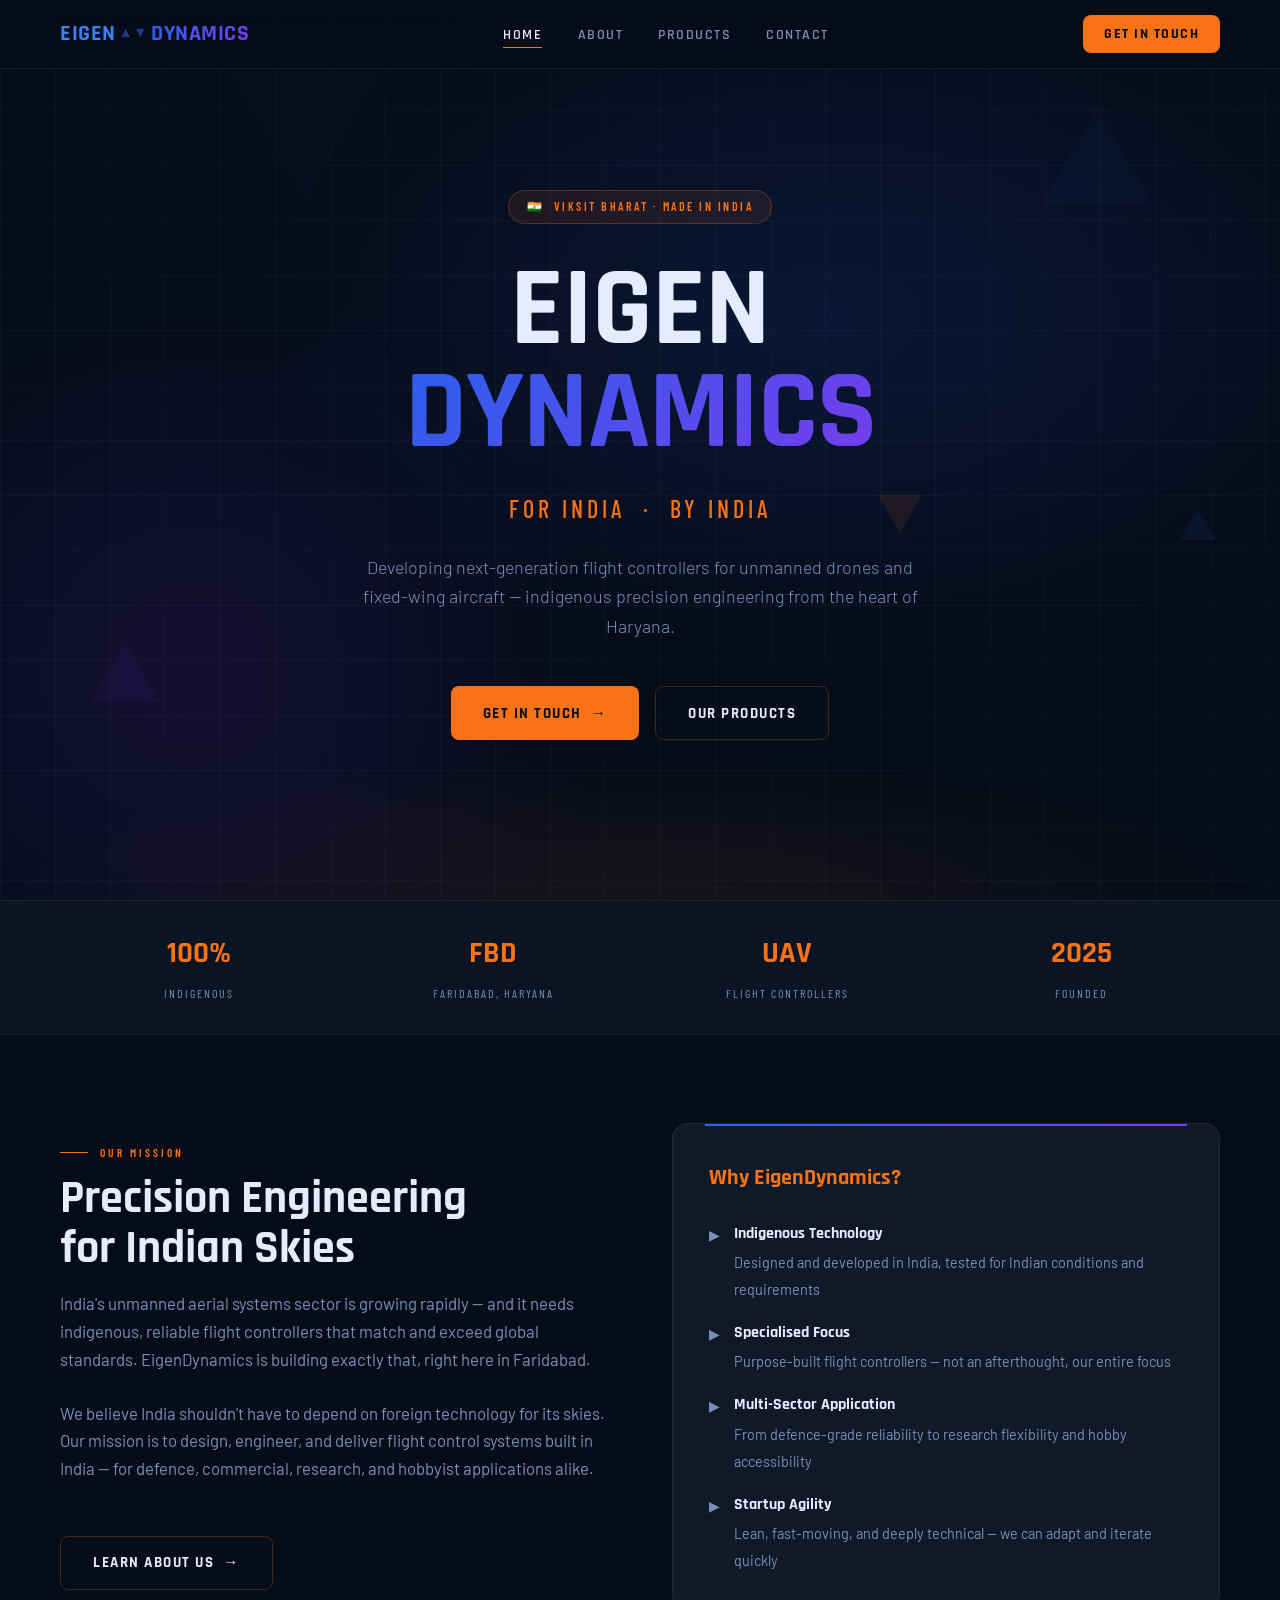
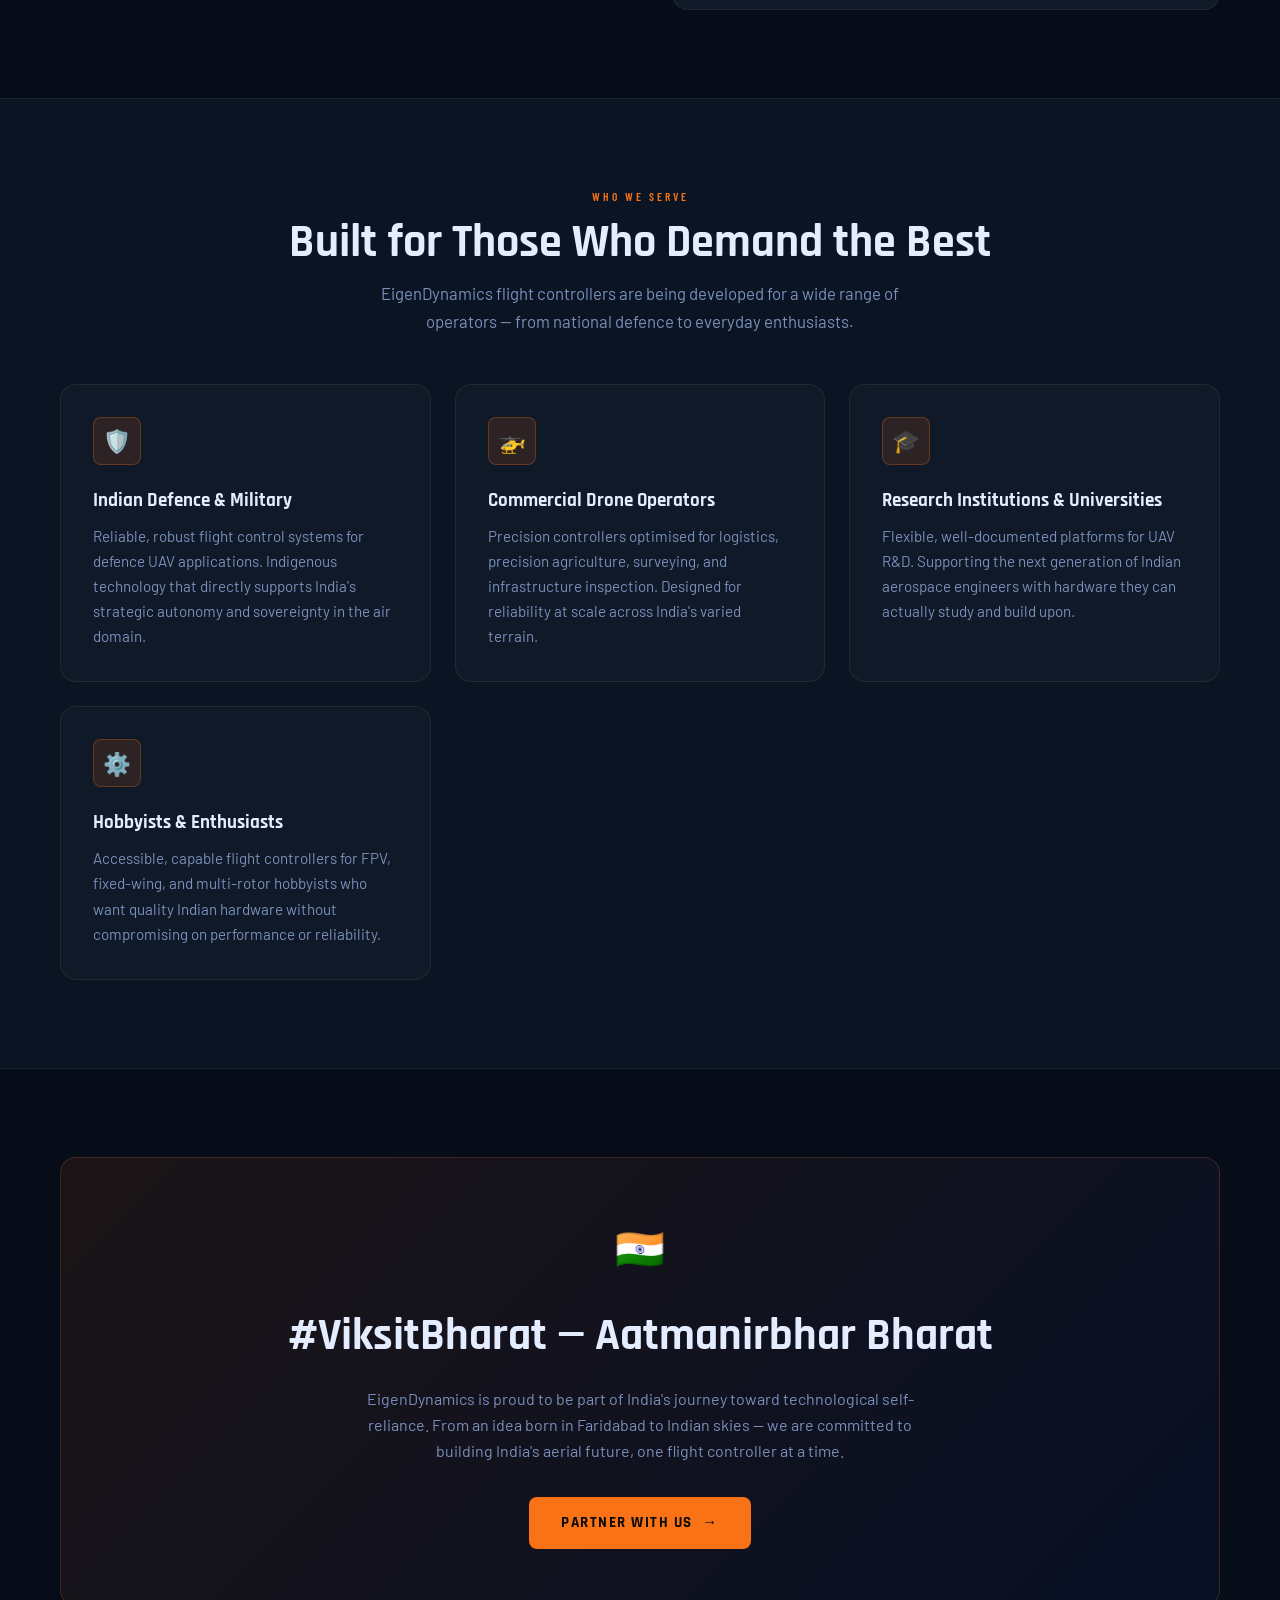
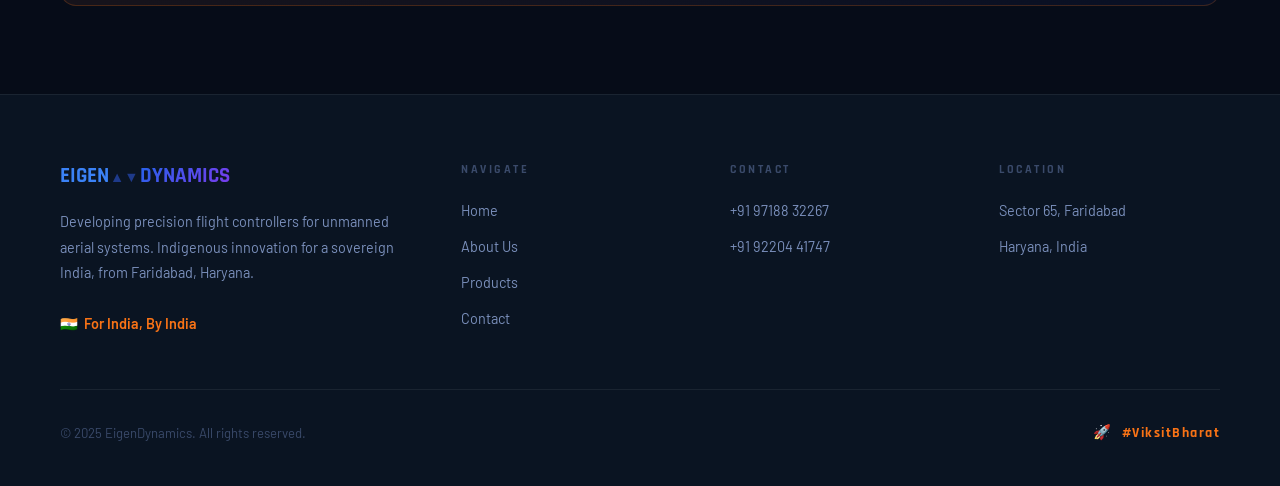
<file: index.html>
<!DOCTYPE html>
<html lang="en">
<head>
  <meta charset="UTF-8" />
  <meta name="viewport" content="width=device-width, initial-scale=1.0" />
  <title>EigenDynamics — Precision Flight Controllers, Made in India</title>
  <meta name="description" content="EigenDynamics develops specialised flight controllers for unmanned drones and aircraft. Indigenous technology from Faridabad, Haryana — For India, By India." />
  <link rel="preconnect" href="https://fonts.googleapis.com" />
  <link rel="preconnect" href="https://fonts.gstatic.com" crossorigin />
  <link href="https://fonts.googleapis.com/css2?family=Rajdhani:wght@400;500;600;700&family=Barlow:wght@300;400;500;600&family=Barlow+Condensed:wght@400;500;600;700&display=swap" rel="stylesheet" />
  <link rel="stylesheet" href="style.css" />
</head>
<body>

  <!-- ── NAVBAR ─────────────────────────────────── -->
  <nav class="navbar">
    <div class="nav-inner">
      <a href="index.html" class="nav-logo">
        <span class="logo-eigen">EIGEN</span><span class="logo-tri">▲▼</span><span class="logo-dyn">DYNAMICS</span>
      </a>
      <ul class="nav-links">
        <li><a href="index.html">Home</a></li>
        <li><a href="about.html">About</a></li>
        <li><a href="products.html">Products</a></li>
        <li><a href="contact.html">Contact</a></li>
      </ul>
      <a href="contact.html" class="nav-cta">Get in Touch</a>
      <button class="nav-toggle" aria-label="Toggle menu">☰</button>
    </div>
  </nav>

  <!-- ── HERO ──────────────────────────────────── -->
  <section class="hero">
    <div class="hero-bg"></div>
    <div class="hero-grid"></div>
    <div class="hero-shapes" aria-hidden="true">
      <div class="tri tri-1"></div>
      <div class="tri tri-2"></div>
      <div class="tri tri-3"></div>
      <div class="tri tri-4"></div>
      <div class="tri tri-5"></div>
    </div>
    <div class="hero-content">
      <div class="hero-badge">🇮🇳 &nbsp;Viksit Bharat · Made in India</div>
      <h1 class="hero-title">
        <span class="t-eigen">EIGEN</span>
        <span class="t-dyn">DYNAMICS</span>
      </h1>
      <p class="hero-tagline">For India &nbsp;·&nbsp; By India</p>
      <p class="hero-desc">
        Developing next-generation flight controllers for unmanned drones and fixed-wing aircraft —
        indigenous precision engineering from the heart of Haryana.
      </p>
      <div class="hero-actions">
        <a href="contact.html" class="btn btn-primary">Get in Touch &nbsp;→</a>
        <a href="products.html" class="btn btn-outline">Our Products</a>
      </div>
    </div>
  </section>

  <!-- ── STATS BAR ──────────────────────────────── -->
  <div class="stats-bar">
    <div class="stats-inner">
      <div class="stat-item">
        <span class="stat-num">100%</span>
        <span class="stat-lbl">Indigenous</span>
      </div>
      <div class="stat-item">
        <span class="stat-num">FBD</span>
        <span class="stat-lbl">Faridabad, Haryana</span>
      </div>
      <div class="stat-item">
        <span class="stat-num">UAV</span>
        <span class="stat-lbl">Flight Controllers</span>
      </div>
      <div class="stat-item">
        <span class="stat-num">2025</span>
        <span class="stat-lbl">Founded</span>
      </div>
    </div>
  </div>

  <!-- ── MISSION ────────────────────────────────── -->
  <section class="section">
    <div class="sec-inner">
      <div class="story-section">
        <div class="fade-up">
          <p class="sec-label">Our Mission</p>
          <h2 class="sec-title">Precision Engineering<br>for Indian Skies</h2>
          <p class="sec-desc">
            India's unmanned aerial systems sector is growing rapidly — and it needs indigenous, reliable flight
            controllers that match and exceed global standards. EigenDynamics is building exactly that,
            right here in Faridabad.
          </p>
          <br />
          <p class="sec-desc">
            We believe India shouldn't have to depend on foreign technology for its skies. Our mission is to design,
            engineer, and deliver flight control systems built in India — for defence, commercial, research,
            and hobbyist applications alike.
          </p>
          <br /><br />
          <a href="about.html" class="btn btn-outline">Learn About Us &nbsp;→</a>
        </div>
        <div class="fade-up d2">
          <div class="why-box">
            <p class="why-box-title">Why EigenDynamics?</p>
            <ul class="why-list">
              <li class="why-item">
                <span class="why-arrow">▶</span>
                <div>
                  <strong>Indigenous Technology</strong>
                  <span>Designed and developed in India, tested for Indian conditions and requirements</span>
                </div>
              </li>
              <li class="why-item">
                <span class="why-arrow">▶</span>
                <div>
                  <strong>Specialised Focus</strong>
                  <span>Purpose-built flight controllers — not an afterthought, our entire focus</span>
                </div>
              </li>
              <li class="why-item">
                <span class="why-arrow">▶</span>
                <div>
                  <strong>Multi-Sector Application</strong>
                  <span>From defence-grade reliability to research flexibility and hobby accessibility</span>
                </div>
              </li>
              <li class="why-item">
                <span class="why-arrow">▶</span>
                <div>
                  <strong>Startup Agility</strong>
                  <span>Lean, fast-moving, and deeply technical — we can adapt and iterate quickly</span>
                </div>
              </li>
            </ul>
          </div>
        </div>
      </div>
    </div>
  </section>

  <!-- ── SECTORS ────────────────────────────────── -->
  <section class="section bg-alt">
    <div class="sec-inner">
      <div style="text-align:center; margin-bottom:3rem;">
        <p class="sec-label center">Who We Serve</p>
        <h2 class="sec-title" style="margin:0 auto 0.75rem;">Built for Those Who Demand the Best</h2>
        <p class="sec-desc" style="margin:0 auto;">EigenDynamics flight controllers are being developed for a wide range of operators — from national defence to everyday enthusiasts.</p>
      </div>
      <div class="grid-2">
        <div class="card fade-up d1">
          <div class="card-icon">🛡️</div>
          <p class="card-title">Indian Defence &amp; Military</p>
          <p class="card-text">Reliable, robust flight control systems for defence UAV applications. Indigenous technology that directly supports India's strategic autonomy and sovereignty in the air domain.</p>
        </div>
        <div class="card fade-up d2">
          <div class="card-icon">🚁</div>
          <p class="card-title">Commercial Drone Operators</p>
          <p class="card-text">Precision controllers optimised for logistics, precision agriculture, surveying, and infrastructure inspection. Designed for reliability at scale across India's varied terrain.</p>
        </div>
        <div class="card fade-up d3">
          <div class="card-icon">🎓</div>
          <p class="card-title">Research Institutions &amp; Universities</p>
          <p class="card-text">Flexible, well-documented platforms for UAV R&amp;D. Supporting the next generation of Indian aerospace engineers with hardware they can actually study and build upon.</p>
        </div>
        <div class="card fade-up d4">
          <div class="card-icon">⚙️</div>
          <p class="card-title">Hobbyists &amp; Enthusiasts</p>
          <p class="card-text">Accessible, capable flight controllers for FPV, fixed-wing, and multi-rotor hobbyists who want quality Indian hardware without compromising on performance or reliability.</p>
        </div>
      </div>
    </div>
  </section>

  <!-- ── VIKSIT BHARAT CTA ──────────────────────── -->
  <section class="section">
    <div class="sec-inner">
      <div class="vb-banner fade-up">
        <span class="vb-flag">🇮🇳</span>
        <h2>#ViksitBharat — Aatmanirbhar Bharat</h2>
        <p>
          EigenDynamics is proud to be part of India's journey toward technological self-reliance.
          From an idea born in Faridabad to Indian skies — we are committed to building India's aerial future,
          one flight controller at a time.
        </p>
        <a href="contact.html" class="btn btn-primary">Partner With Us &nbsp;→</a>
      </div>
    </div>
  </section>

  <!-- ── FOOTER ──────────────────────────────────── -->
  <footer>
    <div class="footer-inner">
      <div class="footer-top">
        <div class="footer-brand">
          <a href="index.html" class="f-logo">
            <span class="logo-eigen">EIGEN</span><span class="logo-tri">▲▼</span><span class="logo-dyn">DYNAMICS</span>
          </a>
          <p>Developing precision flight controllers for unmanned aerial systems. Indigenous innovation for a sovereign India, from Faridabad, Haryana.</p>
          <br />
          <p style="color:var(--saffron); font-weight:600;">🇮🇳 &nbsp;For India, By India</p>
        </div>
        <div class="f-col">
          <h4>Navigate</h4>
          <ul>
            <li><a href="index.html">Home</a></li>
            <li><a href="about.html">About Us</a></li>
            <li><a href="products.html">Products</a></li>
            <li><a href="contact.html">Contact</a></li>
          </ul>
        </div>
        <div class="f-col">
          <h4>Contact</h4>
          <ul>
            <li><a href="tel:+919718832267">+91 97188 32267</a></li>
            <li><a href="tel:+919220441747">+91 92204 41747</a></li>
          </ul>
        </div>
        <div class="f-col">
          <h4>Location</h4>
          <ul>
            <li><span>Sector 65, Faridabad</span></li>
            <li><span>Haryana, India</span></li>
          </ul>
        </div>
      </div>
      <div class="footer-bottom">
        <p>© 2025 EigenDynamics. All rights reserved.</p>
        <span class="f-india">🚀 &nbsp;#ViksitBharat</span>
      </div>
    </div>
  </footer>

  <script src="script.js"></script>
</body>
</html>
</file>
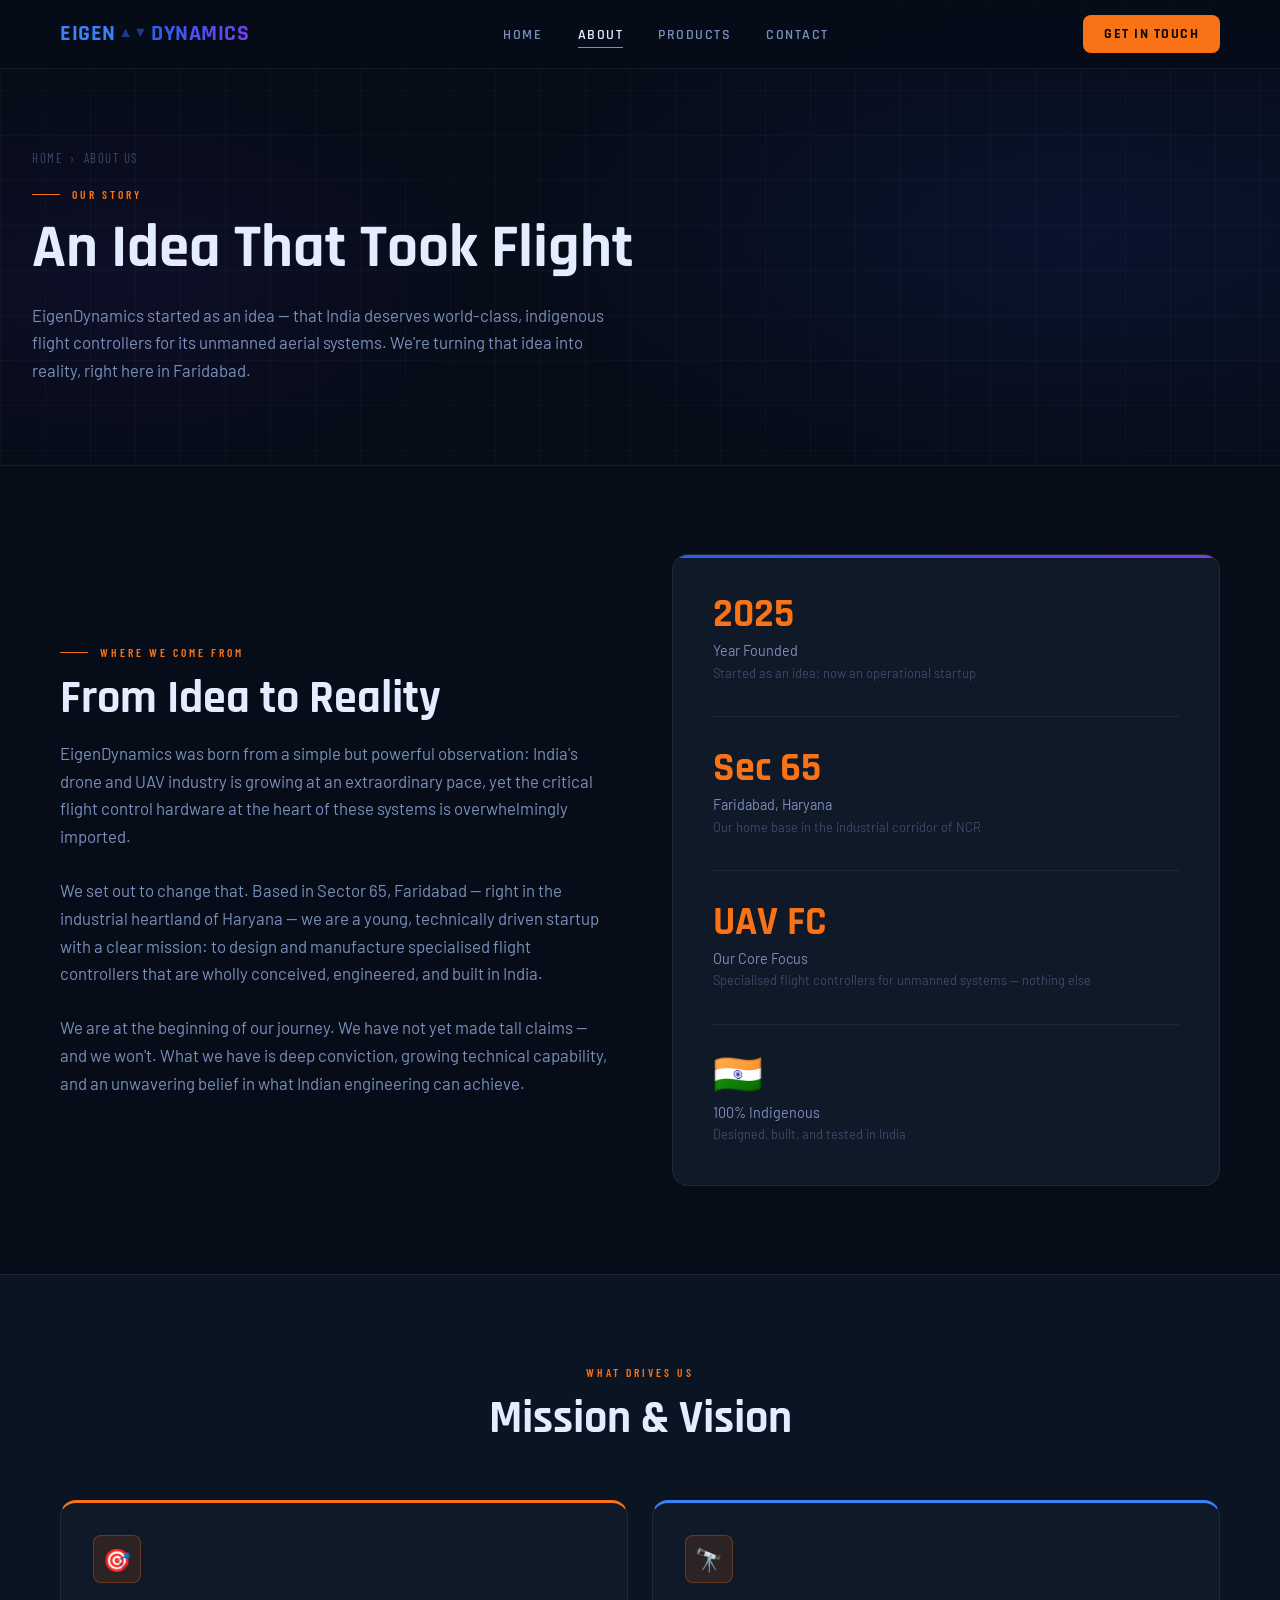
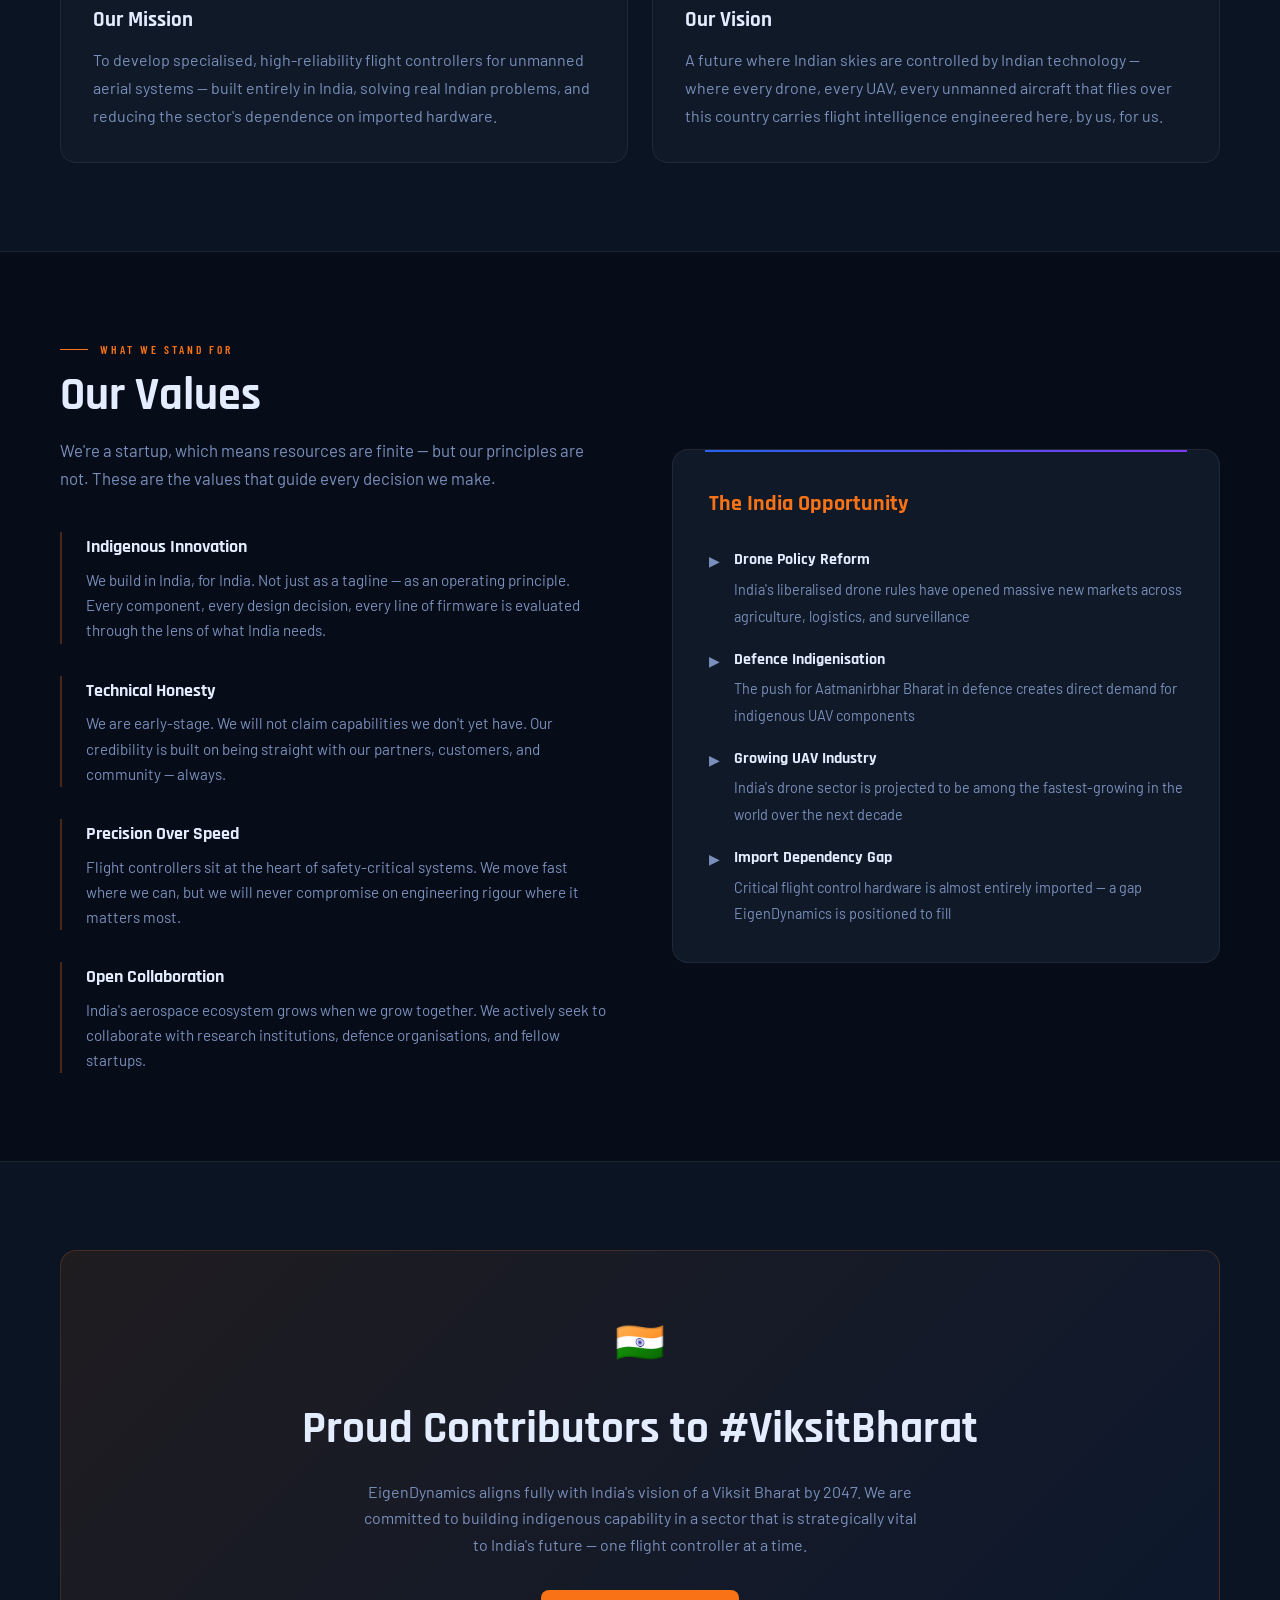
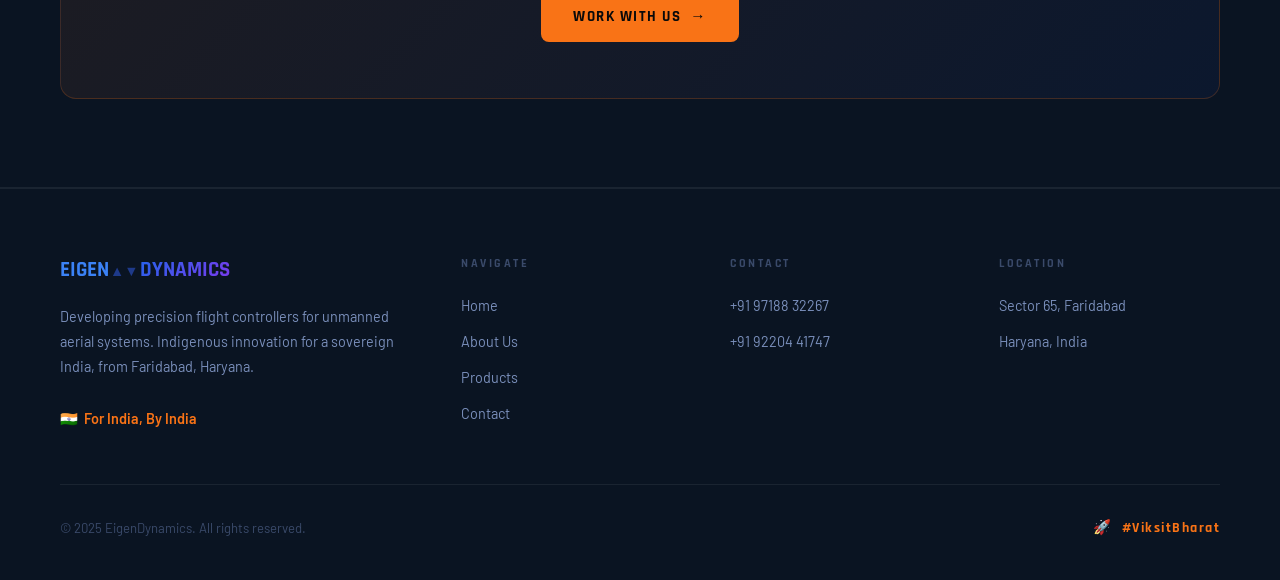
<file: about.html>
<!DOCTYPE html>
<html lang="en">
<head>
  <meta charset="UTF-8" />
  <meta name="viewport" content="width=device-width, initial-scale=1.0" />
  <title>About Us — EigenDynamics</title>
  <meta name="description" content="EigenDynamics is a Faridabad-based startup building indigenous flight controllers for unmanned aerial systems. Our story, mission, and values." />
  <link rel="preconnect" href="https://fonts.googleapis.com" />
  <link rel="preconnect" href="https://fonts.gstatic.com" crossorigin />
  <link href="https://fonts.googleapis.com/css2?family=Rajdhani:wght@400;500;600;700&family=Barlow:wght@300;400;500;600&family=Barlow+Condensed:wght@400;500;600;700&display=swap" rel="stylesheet" />
  <link rel="stylesheet" href="style.css" />
</head>
<body>

  <!-- ── NAVBAR ─────────────────────────────────── -->
  <nav class="navbar">
    <div class="nav-inner">
      <a href="index.html" class="nav-logo">
        <span class="logo-eigen">EIGEN</span><span class="logo-tri">▲▼</span><span class="logo-dyn">DYNAMICS</span>
      </a>
      <ul class="nav-links">
        <li><a href="index.html">Home</a></li>
        <li><a href="about.html">About</a></li>
        <li><a href="products.html">Products</a></li>
        <li><a href="contact.html">Contact</a></li>
      </ul>
      <a href="contact.html" class="nav-cta">Get in Touch</a>
      <button class="nav-toggle" aria-label="Toggle menu">☰</button>
    </div>
  </nav>

  <!-- ── PAGE HERO ──────────────────────────────── -->
  <section class="page-hero">
    <div class="page-hero-bg"></div>
    <div class="page-hero-grid"></div>
    <div class="page-hero-content">
      <p class="breadcrumb"><a href="index.html">Home</a><span>›</span>About Us</p>
      <p class="sec-label">Our Story</p>
      <h1 class="sec-title" style="font-size: clamp(2.2rem, 5vw, 3.8rem); margin-bottom:1.25rem;">
        An Idea That Took Flight
      </h1>
      <p class="sec-desc">
        EigenDynamics started as an idea — that India deserves world-class, indigenous flight controllers for
        its unmanned aerial systems. We're turning that idea into reality, right here in Faridabad.
      </p>
    </div>
  </section>

  <!-- ── OUR STORY ──────────────────────────────── -->
  <section class="section">
    <div class="sec-inner">
      <div class="story-section">
        <div class="fade-up">
          <p class="sec-label">Where We Come From</p>
          <h2 class="sec-title">From Idea to Reality</h2>
          <p class="sec-desc">
            EigenDynamics was born from a simple but powerful observation: India's drone and UAV industry
            is growing at an extraordinary pace, yet the critical flight control hardware at the heart of
            these systems is overwhelmingly imported.
          </p>
          <br />
          <p class="sec-desc">
            We set out to change that. Based in Sector 65, Faridabad — right in the industrial heartland of
            Haryana — we are a young, technically driven startup with a clear mission: to design and manufacture
            specialised flight controllers that are wholly conceived, engineered, and built in India.
          </p>
          <br />
          <p class="sec-desc">
            We are at the beginning of our journey. We have not yet made tall claims — and we won't.
            What we have is deep conviction, growing technical capability, and an unwavering belief in
            what Indian engineering can achieve.
          </p>
        </div>
        <div class="fade-up d2">
          <div class="story-visual">
            <div class="story-stat">
              <span class="num">2025</span>
              <p class="lbl">Year Founded</p>
              <p class="sub">Started as an idea; now an operational startup</p>
            </div>
            <div class="story-stat">
              <span class="num">Sec 65</span>
              <p class="lbl">Faridabad, Haryana</p>
              <p class="sub">Our home base in the industrial corridor of NCR</p>
            </div>
            <div class="story-stat">
              <span class="num">UAV FC</span>
              <p class="lbl">Our Core Focus</p>
              <p class="sub">Specialised flight controllers for unmanned systems — nothing else</p>
            </div>
            <div class="story-stat" style="margin-bottom:0; padding-bottom:0; border-bottom:none;">
              <span class="num">🇮🇳</span>
              <p class="lbl">100% Indigenous</p>
              <p class="sub">Designed, built, and tested in India</p>
            </div>
          </div>
        </div>
      </div>
    </div>
  </section>

  <!-- ── MISSION & VISION ───────────────────────── -->
  <section class="section bg-alt">
    <div class="sec-inner">
      <div style="text-align:center; margin-bottom:3.5rem;">
        <p class="sec-label center">What Drives Us</p>
        <h2 class="sec-title" style="margin:0 auto 1rem;">Mission &amp; Vision</h2>
      </div>
      <div class="grid-2">
        <div class="card fade-up d1" style="border-top: 3px solid var(--saffron);">
          <div class="card-icon">🎯</div>
          <p class="card-title" style="font-size:1.3rem;">Our Mission</p>
          <p class="card-text" style="font-size:1rem; line-height:1.75;">
            To develop specialised, high-reliability flight controllers for unmanned aerial systems — built
            entirely in India, solving real Indian problems, and reducing the sector's dependence on imported
            hardware.
          </p>
        </div>
        <div class="card fade-up d2" style="border-top: 3px solid var(--blue-b);">
          <div class="card-icon">🔭</div>
          <p class="card-title" style="font-size:1.3rem;">Our Vision</p>
          <p class="card-text" style="font-size:1rem; line-height:1.75;">
            A future where Indian skies are controlled by Indian technology — where every drone, every UAV,
            every unmanned aircraft that flies over this country carries flight intelligence engineered here,
            by us, for us.
          </p>
        </div>
      </div>
    </div>
  </section>

  <!-- ── OUR VALUES ─────────────────────────────── -->
  <section class="section">
    <div class="sec-inner">
      <div class="story-section">
        <div class="fade-up">
          <p class="sec-label">What We Stand For</p>
          <h2 class="sec-title">Our Values</h2>
          <p class="sec-desc" style="margin-bottom: 2.5rem;">
            We're a startup, which means resources are finite — but our principles are not.
            These are the values that guide every decision we make.
          </p>
          <div class="value-item">
            <h3>Indigenous Innovation</h3>
            <p>We build in India, for India. Not just as a tagline — as an operating principle. Every component, every design decision, every line of firmware is evaluated through the lens of what India needs.</p>
          </div>
          <div class="value-item">
            <h3>Technical Honesty</h3>
            <p>We are early-stage. We will not claim capabilities we don't yet have. Our credibility is built on being straight with our partners, customers, and community — always.</p>
          </div>
          <div class="value-item">
            <h3>Precision Over Speed</h3>
            <p>Flight controllers sit at the heart of safety-critical systems. We move fast where we can, but we will never compromise on engineering rigour where it matters most.</p>
          </div>
          <div class="value-item" style="margin-bottom:0;">
            <h3>Open Collaboration</h3>
            <p>India's aerospace ecosystem grows when we grow together. We actively seek to collaborate with research institutions, defence organisations, and fellow startups.</p>
          </div>
        </div>
        <div class="fade-up d2">
          <div class="why-box">
            <p class="why-box-title">The India Opportunity</p>
            <ul class="why-list">
              <li class="why-item">
                <span class="why-arrow">▶</span>
                <div>
                  <strong>Drone Policy Reform</strong>
                  <span>India's liberalised drone rules have opened massive new markets across agriculture, logistics, and surveillance</span>
                </div>
              </li>
              <li class="why-item">
                <span class="why-arrow">▶</span>
                <div>
                  <strong>Defence Indigenisation</strong>
                  <span>The push for Aatmanirbhar Bharat in defence creates direct demand for indigenous UAV components</span>
                </div>
              </li>
              <li class="why-item">
                <span class="why-arrow">▶</span>
                <div>
                  <strong>Growing UAV Industry</strong>
                  <span>India's drone sector is projected to be among the fastest-growing in the world over the next decade</span>
                </div>
              </li>
              <li class="why-item">
                <span class="why-arrow">▶</span>
                <div>
                  <strong>Import Dependency Gap</strong>
                  <span>Critical flight control hardware is almost entirely imported — a gap EigenDynamics is positioned to fill</span>
                </div>
              </li>
            </ul>
          </div>
        </div>
      </div>
    </div>
  </section>

  <!-- ── VIKSIT BHARAT ──────────────────────────── -->
  <section class="section bg-alt">
    <div class="sec-inner">
      <div class="vb-banner fade-up">
        <span class="vb-flag">🇮🇳</span>
        <h2>Proud Contributors to #ViksitBharat</h2>
        <p>
          EigenDynamics aligns fully with India's vision of a Viksit Bharat by 2047.
          We are committed to building indigenous capability in a sector that is strategically vital
          to India's future — one flight controller at a time.
        </p>
        <a href="contact.html" class="btn btn-primary">Work With Us &nbsp;→</a>
      </div>
    </div>
  </section>

  <!-- ── FOOTER ──────────────────────────────────── -->
  <footer>
    <div class="footer-inner">
      <div class="footer-top">
        <div class="footer-brand">
          <a href="index.html" class="f-logo">
            <span class="logo-eigen">EIGEN</span><span class="logo-tri">▲▼</span><span class="logo-dyn">DYNAMICS</span>
          </a>
          <p>Developing precision flight controllers for unmanned aerial systems. Indigenous innovation for a sovereign India, from Faridabad, Haryana.</p>
          <br />
          <p style="color:var(--saffron); font-weight:600;">🇮🇳 &nbsp;For India, By India</p>
        </div>
        <div class="f-col">
          <h4>Navigate</h4>
          <ul>
            <li><a href="index.html">Home</a></li>
            <li><a href="about.html">About Us</a></li>
            <li><a href="products.html">Products</a></li>
            <li><a href="contact.html">Contact</a></li>
          </ul>
        </div>
        <div class="f-col">
          <h4>Contact</h4>
          <ul>
            <li><a href="tel:+919718832267">+91 97188 32267</a></li>
            <li><a href="tel:+919220441747">+91 92204 41747</a></li>
          </ul>
        </div>
        <div class="f-col">
          <h4>Location</h4>
          <ul>
            <li><span>Sector 65, Faridabad</span></li>
            <li><span>Haryana, India</span></li>
          </ul>
        </div>
      </div>
      <div class="footer-bottom">
        <p>© 2025 EigenDynamics. All rights reserved.</p>
        <span class="f-india">🚀 &nbsp;#ViksitBharat</span>
      </div>
    </div>
  </footer>

  <script src="script.js"></script>
</body>
</html>
</file>
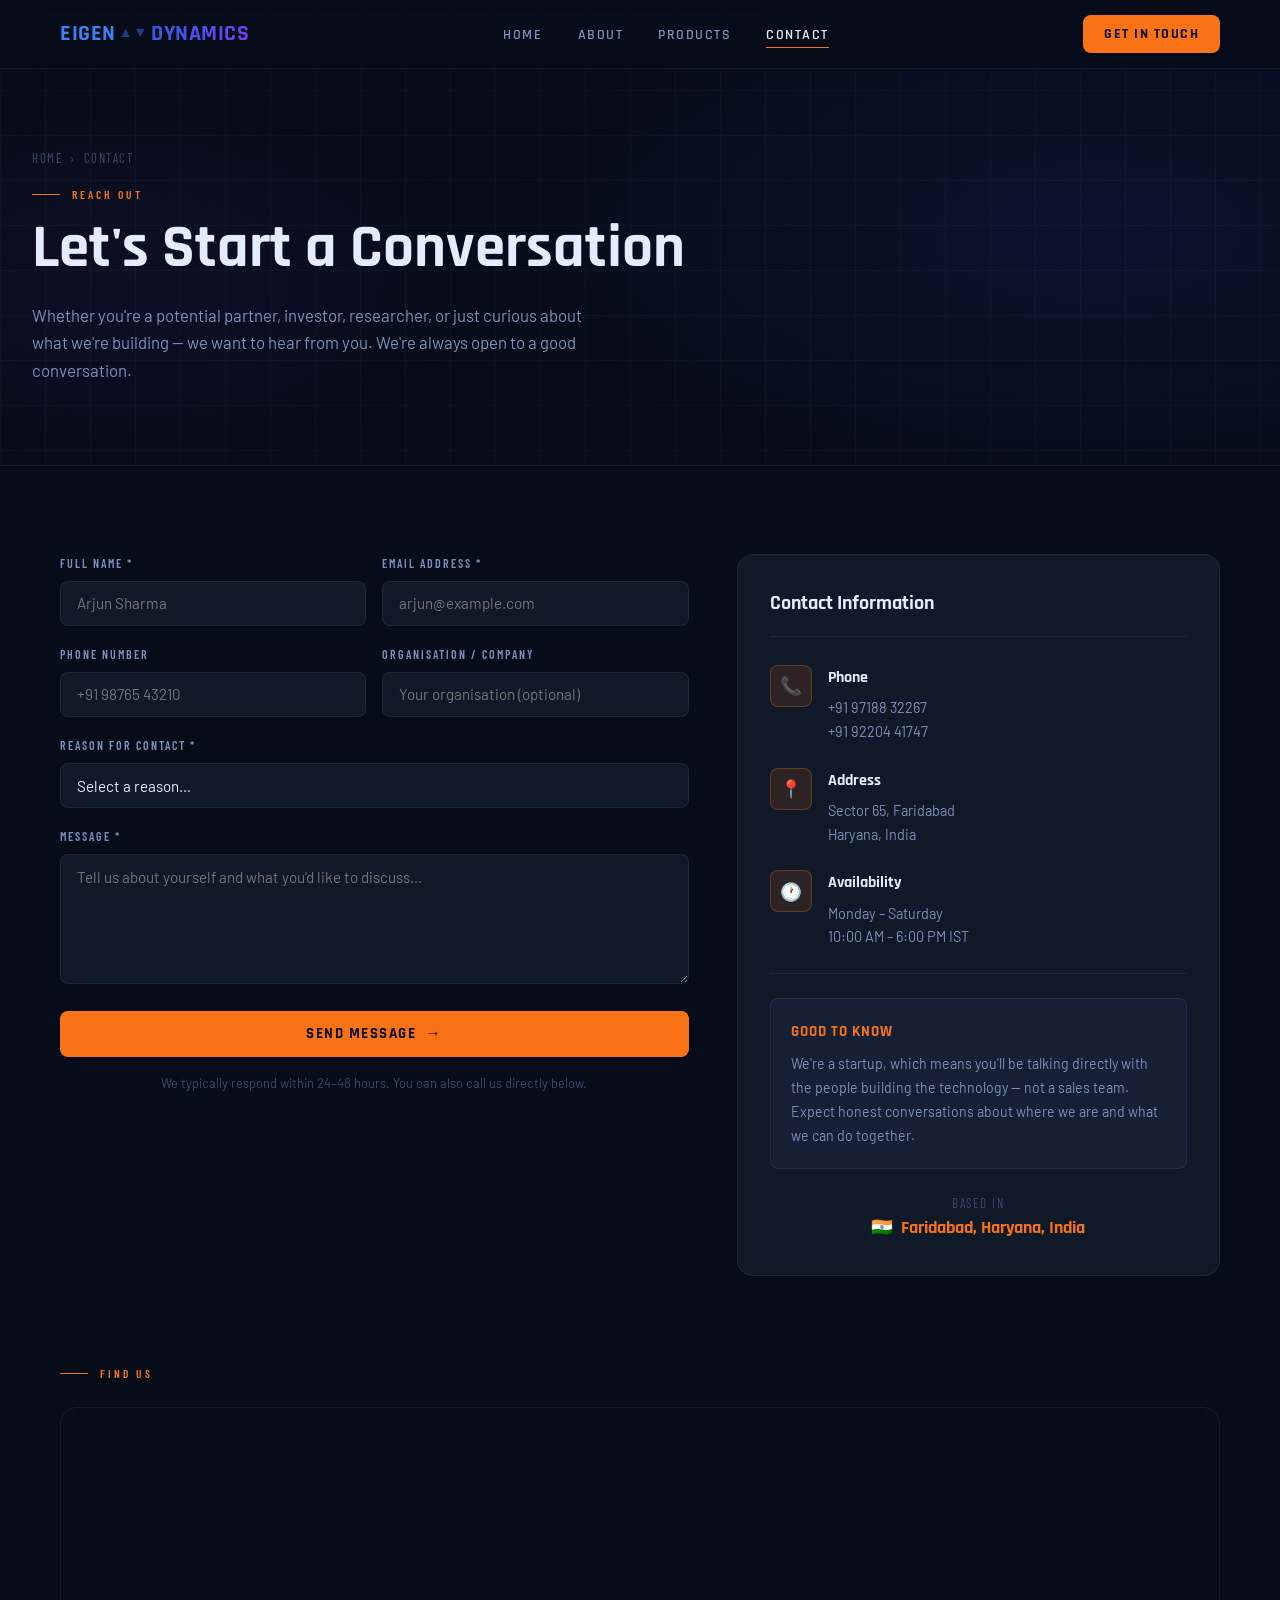
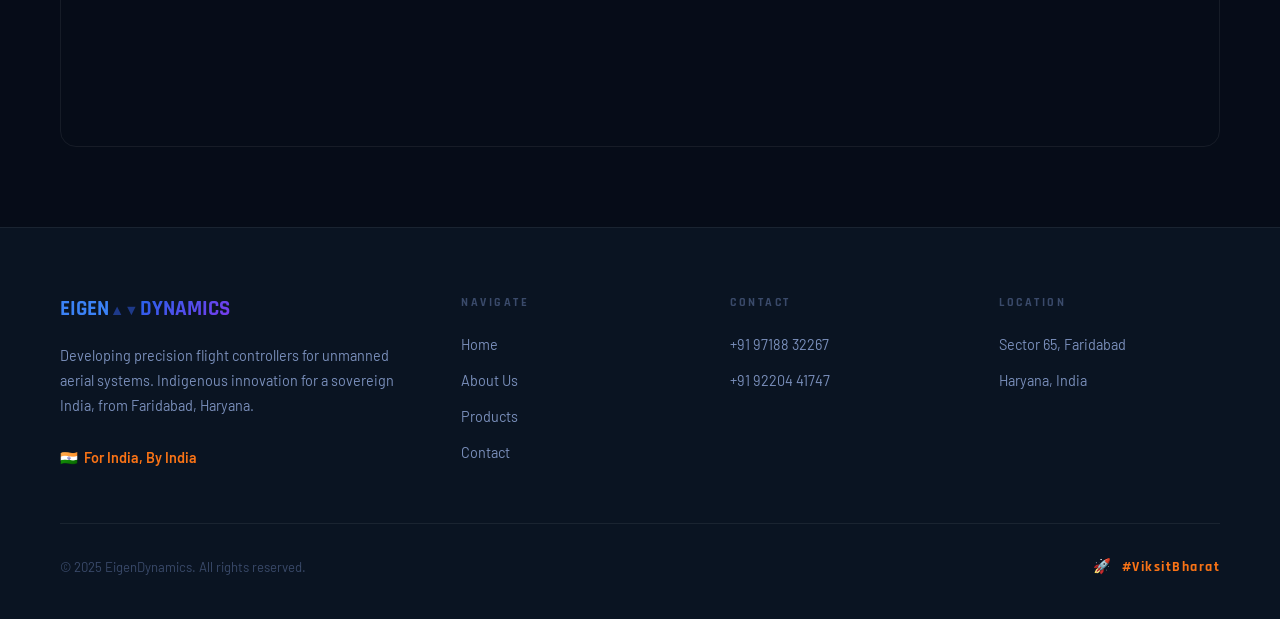
<file: contact.html>
<!DOCTYPE html>
<html lang="en">
<head>
  <meta charset="UTF-8" />
  <meta name="viewport" content="width=device-width, initial-scale=1.0" />
  <title>Contact — EigenDynamics</title>
  <meta name="description" content="Get in touch with EigenDynamics. Sector 65, Faridabad, Haryana. Call us or send a message — we'd love to hear from you." />
  <link rel="preconnect" href="https://fonts.googleapis.com" />
  <link rel="preconnect" href="https://fonts.gstatic.com" crossorigin />
  <link href="https://fonts.googleapis.com/css2?family=Rajdhani:wght@400;500;600;700&family=Barlow:wght@300;400;500;600&family=Barlow+Condensed:wght@400;500;600;700&display=swap" rel="stylesheet" />
  <link rel="stylesheet" href="style.css" />
</head>
<body>

  <!-- ── NAVBAR ─────────────────────────────────── -->
  <nav class="navbar">
    <div class="nav-inner">
      <a href="index.html" class="nav-logo">
        <span class="logo-eigen">EIGEN</span><span class="logo-tri">▲▼</span><span class="logo-dyn">DYNAMICS</span>
      </a>
      <ul class="nav-links">
        <li><a href="index.html">Home</a></li>
        <li><a href="about.html">About</a></li>
        <li><a href="products.html">Products</a></li>
        <li><a href="contact.html">Contact</a></li>
      </ul>
      <a href="contact.html" class="nav-cta">Get in Touch</a>
      <button class="nav-toggle" aria-label="Toggle menu">☰</button>
    </div>
  </nav>

  <!-- ── PAGE HERO ──────────────────────────────── -->
  <section class="page-hero">
    <div class="page-hero-bg"></div>
    <div class="page-hero-grid"></div>
    <div class="page-hero-content">
      <p class="breadcrumb"><a href="index.html">Home</a><span>›</span>Contact</p>
      <p class="sec-label">Reach Out</p>
      <h1 class="sec-title" style="font-size: clamp(2.2rem, 5vw, 3.8rem); margin-bottom:1.25rem;">
        Let's Start a Conversation
      </h1>
      <p class="sec-desc">
        Whether you're a potential partner, investor, researcher, or just curious about what we're building —
        we want to hear from you. We're always open to a good conversation.
      </p>
    </div>
  </section>

  <!-- ── CONTACT SECTION ────────────────────────── -->
  <section class="section">
    <div class="sec-inner">
      <div class="contact-grid">

        <!-- FORM -->
        <div class="contact-form-wrap fade-up">

          <div id="contact-form-wrap">
            <form id="contact-form" novalidate>

              <div class="form-row">
                <div class="form-group">
                  <label for="name">Full Name *</label>
                  <input type="text" id="name" name="name" placeholder="Arjun Sharma" required />
                </div>
                <div class="form-group">
                  <label for="email">Email Address *</label>
                  <input type="email" id="email" name="email" placeholder="arjun@example.com" required />
                </div>
              </div>

              <div class="form-row">
                <div class="form-group">
                  <label for="phone">Phone Number</label>
                  <input type="tel" id="phone" name="phone" placeholder="+91 98765 43210" />
                </div>
                <div class="form-group">
                  <label for="org">Organisation / Company</label>
                  <input type="text" id="org" name="org" placeholder="Your organisation (optional)" />
                </div>
              </div>

              <div class="form-group">
                <label for="reason">Reason for Contact *</label>
                <select id="reason" name="reason" required>
                  <option value="" disabled selected>Select a reason…</option>
                  <option value="partnership">Business Partnership / Collaboration</option>
                  <option value="defence">Defence / Government Inquiry</option>
                  <option value="research">Research Institution / University</option>
                  <option value="commercial">Commercial Drone Operations</option>
                  <option value="investment">Investment / Funding</option>
                  <option value="general">General Enquiry</option>
                  <option value="other">Other</option>
                </select>
              </div>

              <div class="form-group">
                <label for="message">Message *</label>
                <textarea id="message" name="message" placeholder="Tell us about yourself and what you'd like to discuss…" required></textarea>
              </div>

              <button type="submit" class="btn btn-primary" style="width:100%; justify-content:center;">
                Send Message &nbsp;→
              </button>

              <p style="color:var(--text-muted); font-size:0.8rem; margin-top:1rem; text-align:center;">
                We typically respond within 24–48 hours. You can also call us directly below.
              </p>

            </form>
          </div>

          <!-- Success state -->
          <div id="form-success" class="form-success">
            <span class="icon">✅</span>
            <h3>Message Received!</h3>
            <p>Thank you for reaching out. We'll get back to you within 24–48 hours.</p>
            <br />
            <p style="color:var(--text-muted); font-size:0.9rem;">Or call us directly: <a href="tel:+919718832267" style="color:var(--saffron);">+91 97188 32267</a></p>
          </div>

        </div>

        <!-- CONTACT INFO -->
        <div class="contact-info-card fade-up d2">
          <h3>Contact Information</h3>

          <div class="c-item">
            <div class="c-icon">📞</div>
            <div class="c-text">
              <strong>Phone</strong>
              <a href="tel:+919718832267">+91 97188 32267</a>
              <a href="tel:+919220441747">+91 92204 41747</a>
            </div>
          </div>

          <div class="c-item">
            <div class="c-icon">📍</div>
            <div class="c-text">
              <strong>Address</strong>
              <span>Sector 65, Faridabad</span>
              <span>Haryana, India</span>
            </div>
          </div>

          <div class="c-item">
            <div class="c-icon">🕐</div>
            <div class="c-text">
              <strong>Availability</strong>
              <span>Monday – Saturday</span>
              <span>10:00 AM – 6:00 PM IST</span>
            </div>
          </div>

          <!-- Divider -->
          <div style="border-top:1px solid var(--border); margin: 1.5rem 0;"></div>

          <div style="background:var(--bg-4); border:1px solid var(--border); border-radius:var(--radius); padding:1.25rem;">
            <p style="font-family:'Rajdhani',sans-serif; font-weight:700; color:var(--saffron); margin-bottom:0.5rem; font-size:0.95rem; letter-spacing:1px; text-transform:uppercase;">Good to Know</p>
            <p style="color:var(--text-dim); font-size:0.88rem; line-height:1.7;">
              We're a startup, which means you'll be talking directly with the people building the technology —
              not a sales team. Expect honest conversations about where we are and what we can do together.
            </p>
          </div>

          <div style="margin-top:1.5rem; text-align:center;">
            <p style="color:var(--text-muted); font-size:0.82rem; letter-spacing:1.5px; text-transform:uppercase; font-family:'Barlow Condensed', sans-serif;">Based in</p>
            <p style="font-family:'Rajdhani',sans-serif; font-weight:700; font-size:1.1rem; color:var(--saffron);">🇮🇳 &nbsp;Faridabad, Haryana, India</p>
          </div>
        </div>

      </div>
    </div>
  </section>

  <!-- ── MAP EMBED ──────────────────────────────── -->
  <section style="padding:0 2rem 5rem;">
    <div class="sec-inner">
      <p class="sec-label" style="margin-bottom:1.5rem;">Find Us</p>
      <div style="border-radius:var(--radius-lg); overflow:hidden; border:1px solid var(--border); height:340px;">
        <iframe
          src="https://www.google.com/maps/embed?pb=!1m18!1m12!1m3!1d3508.4!2d77.3!3d28.38!2m3!1f0!2f0!3f0!3m2!1i1024!2i768!4f13.1!3m3!1m2!1s0x0%3A0x0!2sSector+65%2C+Faridabad%2C+Haryana!5e0!3m2!1sen!2sin!4v1700000000000!5m2!1sen!2sin"
          width="100%" height="340" style="border:0; display:block; filter:grayscale(0.4) invert(0.85) hue-rotate(170deg);"
          allowfullscreen="" loading="lazy" referrerpolicy="no-referrer-when-downgrade"
          title="EigenDynamics Location — Sector 65, Faridabad">
        </iframe>
      </div>
    </div>
  </section>

  <!-- ── FOOTER ──────────────────────────────────── -->
  <footer>
    <div class="footer-inner">
      <div class="footer-top">
        <div class="footer-brand">
          <a href="index.html" class="f-logo">
            <span class="logo-eigen">EIGEN</span><span class="logo-tri">▲▼</span><span class="logo-dyn">DYNAMICS</span>
          </a>
          <p>Developing precision flight controllers for unmanned aerial systems. Indigenous innovation for a sovereign India, from Faridabad, Haryana.</p>
          <br />
          <p style="color:var(--saffron); font-weight:600;">🇮🇳 &nbsp;For India, By India</p>
        </div>
        <div class="f-col">
          <h4>Navigate</h4>
          <ul>
            <li><a href="index.html">Home</a></li>
            <li><a href="about.html">About Us</a></li>
            <li><a href="products.html">Products</a></li>
            <li><a href="contact.html">Contact</a></li>
          </ul>
        </div>
        <div class="f-col">
          <h4>Contact</h4>
          <ul>
            <li><a href="tel:+919718832267">+91 97188 32267</a></li>
            <li><a href="tel:+919220441747">+91 92204 41747</a></li>
          </ul>
        </div>
        <div class="f-col">
          <h4>Location</h4>
          <ul>
            <li><span>Sector 65, Faridabad</span></li>
            <li><span>Haryana, India</span></li>
          </ul>
        </div>
      </div>
      <div class="footer-bottom">
        <p>© 2025 EigenDynamics. All rights reserved.</p>
        <span class="f-india">🚀 &nbsp;#ViksitBharat</span>
      </div>
    </div>
  </footer>

  <script src="script.js"></script>
</body>
</html>
</file>
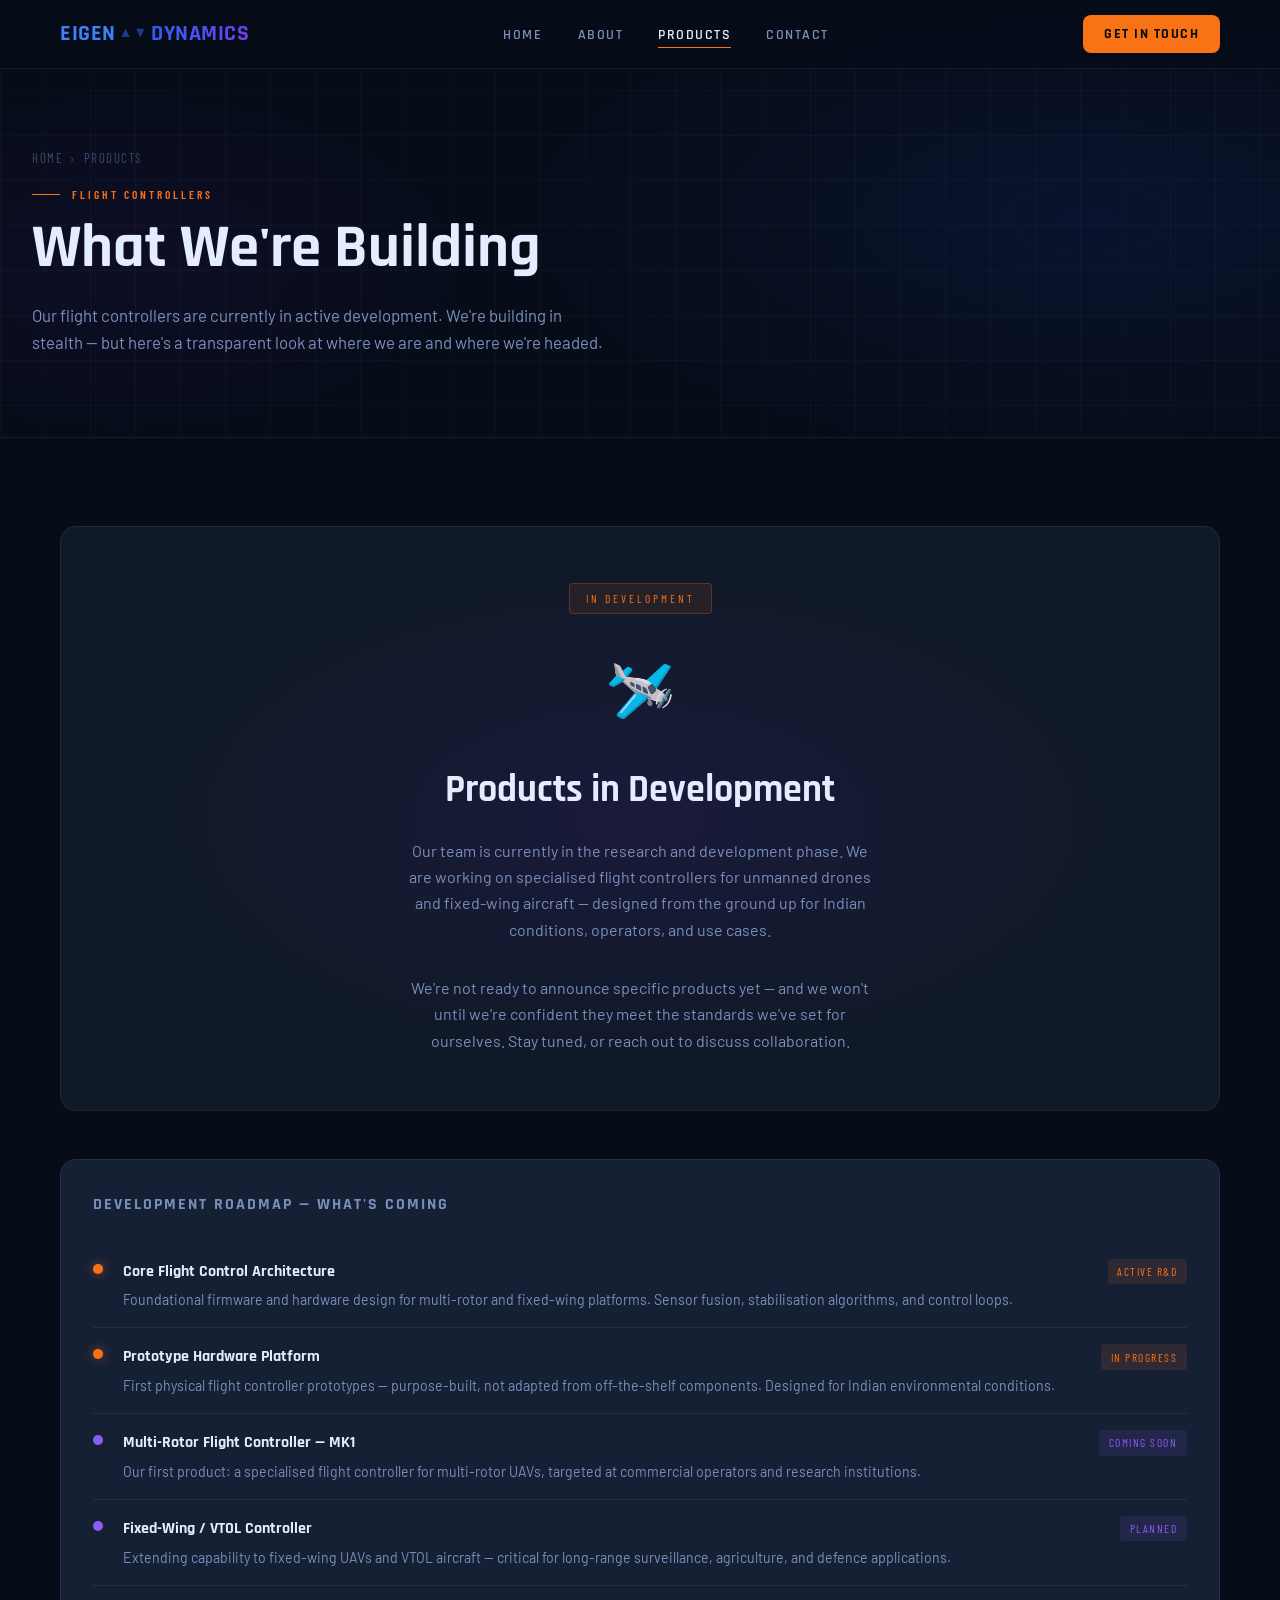
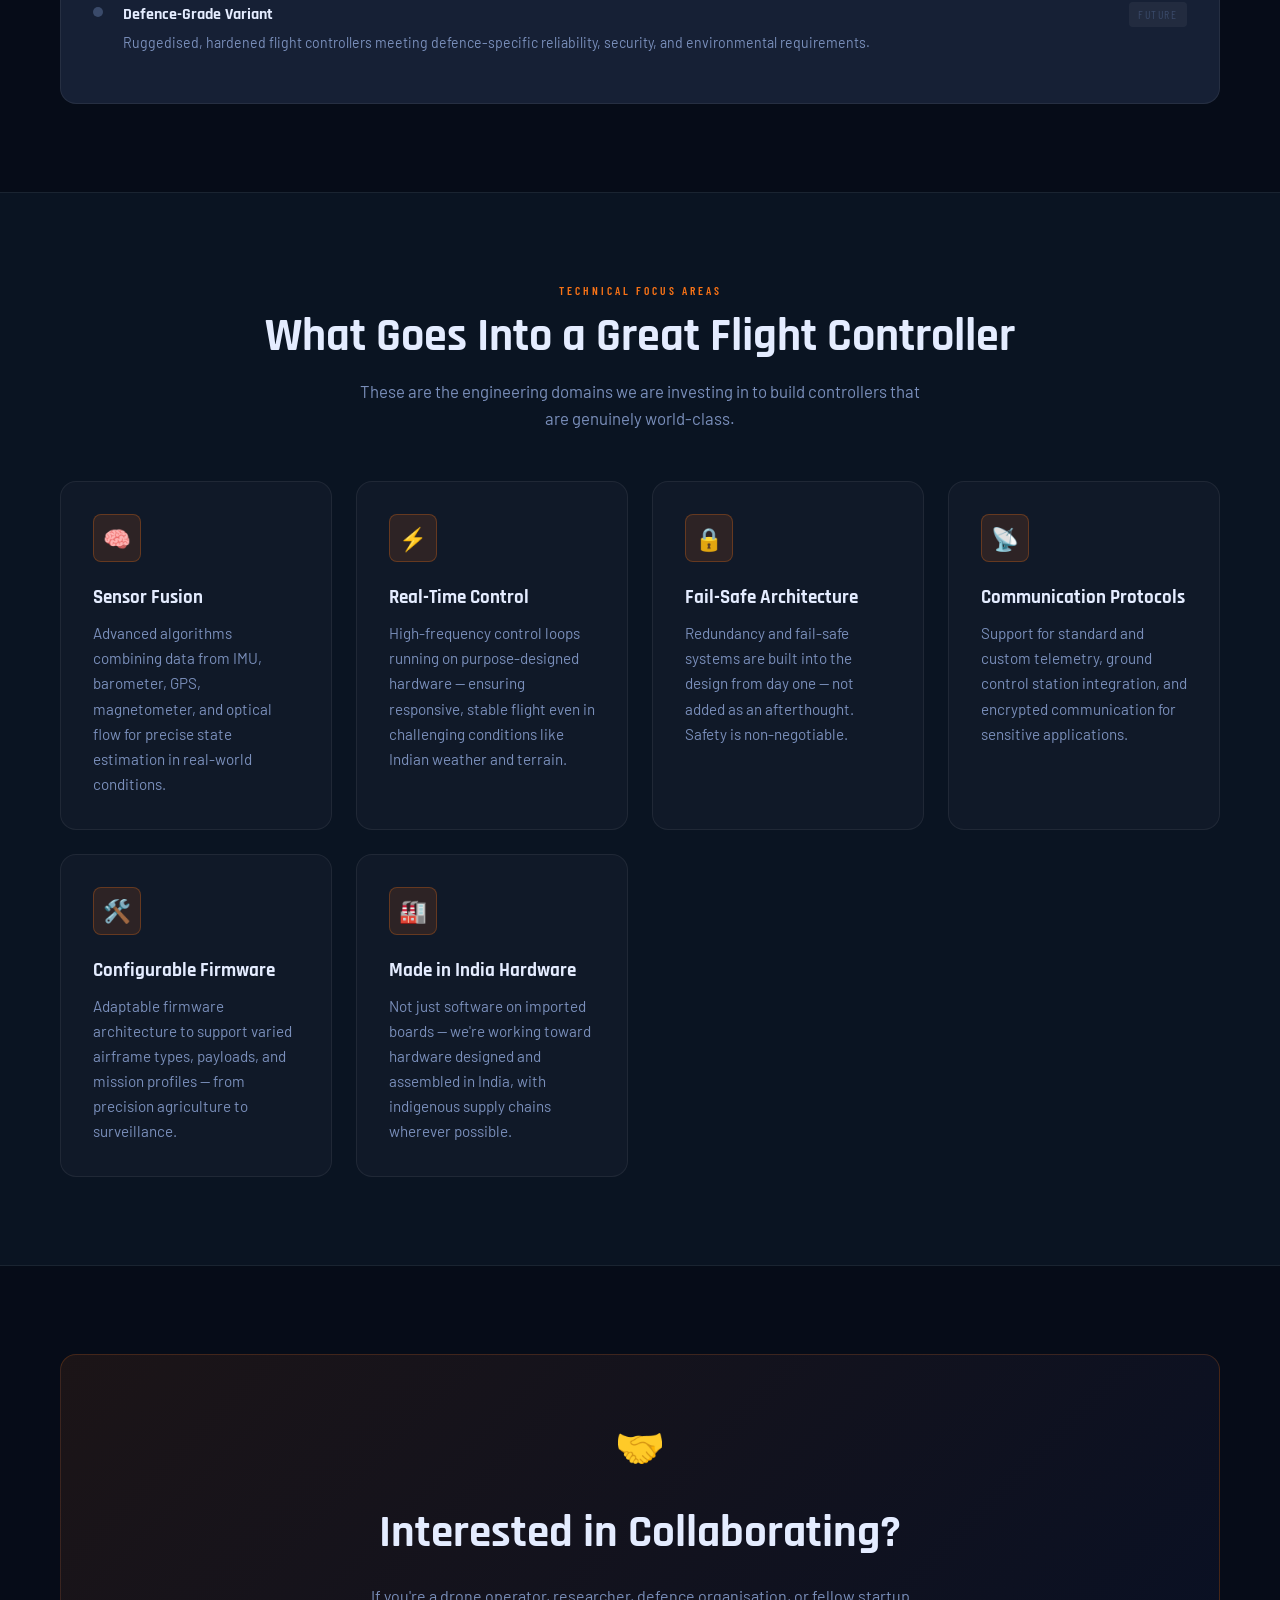
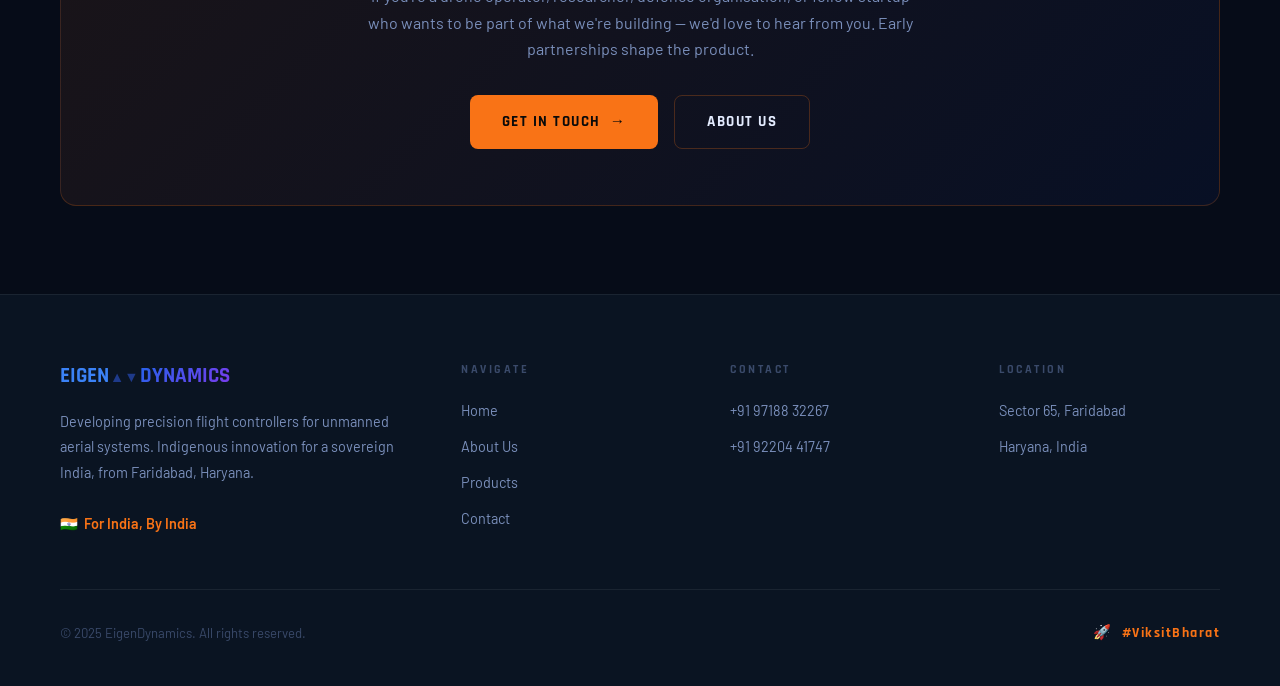
<file: products.html>
<!DOCTYPE html>
<html lang="en">
<head>
  <meta charset="UTF-8" />
  <meta name="viewport" content="width=device-width, initial-scale=1.0" />
  <title>Products — EigenDynamics</title>
  <meta name="description" content="EigenDynamics is developing indigenous flight controllers for unmanned drones and aircraft. Products currently in development — stay tuned." />
  <link rel="preconnect" href="https://fonts.googleapis.com" />
  <link rel="preconnect" href="https://fonts.gstatic.com" crossorigin />
  <link href="https://fonts.googleapis.com/css2?family=Rajdhani:wght@400;500;600;700&family=Barlow:wght@300;400;500;600&family=Barlow+Condensed:wght@400;500;600;700&display=swap" rel="stylesheet" />
  <link rel="stylesheet" href="style.css" />
</head>
<body>

  <!-- ── NAVBAR ─────────────────────────────────── -->
  <nav class="navbar">
    <div class="nav-inner">
      <a href="index.html" class="nav-logo">
        <span class="logo-eigen">EIGEN</span><span class="logo-tri">▲▼</span><span class="logo-dyn">DYNAMICS</span>
      </a>
      <ul class="nav-links">
        <li><a href="index.html">Home</a></li>
        <li><a href="about.html">About</a></li>
        <li><a href="products.html">Products</a></li>
        <li><a href="contact.html">Contact</a></li>
      </ul>
      <a href="contact.html" class="nav-cta">Get in Touch</a>
      <button class="nav-toggle" aria-label="Toggle menu">☰</button>
    </div>
  </nav>

  <!-- ── PAGE HERO ──────────────────────────────── -->
  <section class="page-hero">
    <div class="page-hero-bg"></div>
    <div class="page-hero-grid"></div>
    <div class="page-hero-content">
      <p class="breadcrumb"><a href="index.html">Home</a><span>›</span>Products</p>
      <p class="sec-label">Flight Controllers</p>
      <h1 class="sec-title" style="font-size: clamp(2.2rem, 5vw, 3.8rem); margin-bottom:1.25rem;">
        What We're Building
      </h1>
      <p class="sec-desc">
        Our flight controllers are currently in active development. We're building in stealth — but here's
        a transparent look at where we are and where we're headed.
      </p>
    </div>
  </section>

  <!-- ── STEALTH STATUS ─────────────────────────── -->
  <section class="section">
    <div class="sec-inner">
      <div class="stealth-box fade-up">
        <span class="stealth-tag">In Development</span>
        <span class="stealth-icon">🛩️</span>
        <h2>Products in Development</h2>
        <p>
          Our team is currently in the research and development phase. We are working on specialised flight
          controllers for unmanned drones and fixed-wing aircraft — designed from the ground up for Indian
          conditions, operators, and use cases.
        </p>
        <p style="position:relative; z-index:1; margin-bottom:0;">
          We're not ready to announce specific products yet — and we won't until we're confident they meet
          the standards we've set for ourselves. Stay tuned, or reach out to discuss collaboration.
        </p>
      </div>

      <!-- ROADMAP -->
      <div class="product-roadmap fade-up d2">
        <p class="roadmap-title">Development Roadmap — What's Coming</p>

        <div class="roadmap-item">
          <div class="roadmap-dot dot-active"></div>
          <div>
            <h4>Core Flight Control Architecture</h4>
            <p>Foundational firmware and hardware design for multi-rotor and fixed-wing platforms. Sensor fusion, stabilisation algorithms, and control loops.</p>
          </div>
          <span class="roadmap-status status-dev">Active R&amp;D</span>
        </div>

        <div class="roadmap-item">
          <div class="roadmap-dot dot-active"></div>
          <div>
            <h4>Prototype Hardware Platform</h4>
            <p>First physical flight controller prototypes — purpose-built, not adapted from off-the-shelf components. Designed for Indian environmental conditions.</p>
          </div>
          <span class="roadmap-status status-dev">In Progress</span>
        </div>

        <div class="roadmap-item">
          <div class="roadmap-dot dot-soon"></div>
          <div>
            <h4>Multi-Rotor Flight Controller — MK1</h4>
            <p>Our first product: a specialised flight controller for multi-rotor UAVs, targeted at commercial operators and research institutions.</p>
          </div>
          <span class="roadmap-status status-soon">Coming Soon</span>
        </div>

        <div class="roadmap-item">
          <div class="roadmap-dot dot-soon"></div>
          <div>
            <h4>Fixed-Wing / VTOL Controller</h4>
            <p>Extending capability to fixed-wing UAVs and VTOL aircraft — critical for long-range surveillance, agriculture, and defence applications.</p>
          </div>
          <span class="roadmap-status status-soon">Planned</span>
        </div>

        <div class="roadmap-item">
          <div class="roadmap-dot dot-future"></div>
          <div>
            <h4>Defence-Grade Variant</h4>
            <p>Ruggedised, hardened flight controllers meeting defence-specific reliability, security, and environmental requirements.</p>
          </div>
          <span class="roadmap-status status-plan">Future</span>
        </div>
      </div>
    </div>
  </section>

  <!-- ── WHAT WE'RE FOCUSED ON ──────────────────── -->
  <section class="section bg-alt">
    <div class="sec-inner">
      <div style="text-align:center; margin-bottom:3rem;">
        <p class="sec-label center">Technical Focus Areas</p>
        <h2 class="sec-title" style="margin:0 auto 1rem;">What Goes Into a Great Flight Controller</h2>
        <p class="sec-desc" style="margin:0 auto;">These are the engineering domains we are investing in to build controllers that are genuinely world-class.</p>
      </div>
      <div class="grid-3">
        <div class="card fade-up d1">
          <div class="card-icon">🧠</div>
          <p class="card-title">Sensor Fusion</p>
          <p class="card-text">Advanced algorithms combining data from IMU, barometer, GPS, magnetometer, and optical flow for precise state estimation in real-world conditions.</p>
        </div>
        <div class="card fade-up d2">
          <div class="card-icon">⚡</div>
          <p class="card-title">Real-Time Control</p>
          <p class="card-text">High-frequency control loops running on purpose-designed hardware — ensuring responsive, stable flight even in challenging conditions like Indian weather and terrain.</p>
        </div>
        <div class="card fade-up d3">
          <div class="card-icon">🔒</div>
          <p class="card-title">Fail-Safe Architecture</p>
          <p class="card-text">Redundancy and fail-safe systems are built into the design from day one — not added as an afterthought. Safety is non-negotiable.</p>
        </div>
        <div class="card fade-up d1">
          <div class="card-icon">📡</div>
          <p class="card-title">Communication Protocols</p>
          <p class="card-text">Support for standard and custom telemetry, ground control station integration, and encrypted communication for sensitive applications.</p>
        </div>
        <div class="card fade-up d2">
          <div class="card-icon">🛠️</div>
          <p class="card-title">Configurable Firmware</p>
          <p class="card-text">Adaptable firmware architecture to support varied airframe types, payloads, and mission profiles — from precision agriculture to surveillance.</p>
        </div>
        <div class="card fade-up d3">
          <div class="card-icon">🏭</div>
          <p class="card-title">Made in India Hardware</p>
          <p class="card-text">Not just software on imported boards — we're working toward hardware designed and assembled in India, with indigenous supply chains wherever possible.</p>
        </div>
      </div>
    </div>
  </section>

  <!-- ── CTA ────────────────────────────────────── -->
  <section class="section">
    <div class="sec-inner">
      <div class="vb-banner fade-up">
        <span class="vb-flag">🤝</span>
        <h2>Interested in Collaborating?</h2>
        <p>
          If you're a drone operator, researcher, defence organisation, or fellow startup who wants to be
          part of what we're building — we'd love to hear from you. Early partnerships shape the product.
        </p>
        <div style="display:flex; gap:1rem; justify-content:center; flex-wrap:wrap;">
          <a href="contact.html" class="btn btn-primary">Get in Touch &nbsp;→</a>
          <a href="about.html" class="btn btn-outline">About Us</a>
        </div>
      </div>
    </div>
  </section>

  <!-- ── FOOTER ──────────────────────────────────── -->
  <footer>
    <div class="footer-inner">
      <div class="footer-top">
        <div class="footer-brand">
          <a href="index.html" class="f-logo">
            <span class="logo-eigen">EIGEN</span><span class="logo-tri">▲▼</span><span class="logo-dyn">DYNAMICS</span>
          </a>
          <p>Developing precision flight controllers for unmanned aerial systems. Indigenous innovation for a sovereign India, from Faridabad, Haryana.</p>
          <br />
          <p style="color:var(--saffron); font-weight:600;">🇮🇳 &nbsp;For India, By India</p>
        </div>
        <div class="f-col">
          <h4>Navigate</h4>
          <ul>
            <li><a href="index.html">Home</a></li>
            <li><a href="about.html">About Us</a></li>
            <li><a href="products.html">Products</a></li>
            <li><a href="contact.html">Contact</a></li>
          </ul>
        </div>
        <div class="f-col">
          <h4>Contact</h4>
          <ul>
            <li><a href="tel:+919718832267">+91 97188 32267</a></li>
            <li><a href="tel:+919220441747">+91 92204 41747</a></li>
          </ul>
        </div>
        <div class="f-col">
          <h4>Location</h4>
          <ul>
            <li><span>Sector 65, Faridabad</span></li>
            <li><span>Haryana, India</span></li>
          </ul>
        </div>
      </div>
      <div class="footer-bottom">
        <p>© 2025 EigenDynamics. All rights reserved.</p>
        <span class="f-india">🚀 &nbsp;#ViksitBharat</span>
      </div>
    </div>
  </footer>

  <script src="script.js"></script>
</body>
</html>
</file>
<file: style.css>
@import url('https://fonts.googleapis.com/css2?family=Rajdhani:wght@400;500;600;700&family=Barlow:wght@300;400;500;600&family=Barlow+Condensed:wght@400;500;600;700&display=swap');

*, *::before, *::after { box-sizing: border-box; margin: 0; padding: 0; }

:root {
  --bg:        #060C18;
  --bg-2:      #0A1422;
  --bg-3:      #101928;
  --bg-4:      #162035;
  --saffron:   #F97316;
  --saffron-d: rgba(249, 115, 22, 0.12);
  --saffron-b: rgba(249, 115, 22, 0.28);
  --blue:      #1E40AF;
  --blue-b:    #3B82F6;
  --purple:    #6D28D9;
  --purple-b:  #8B5CF6;
  --gradient:  linear-gradient(135deg, #2563EB 0%, #7C3AED 100%);
  --text:      #E4ECFF;
  --text-dim:  #7A8FBB;
  --text-muted:#3A4A6A;
  --border:    rgba(255, 255, 255, 0.065);
  --border-o:  rgba(249, 115, 22, 0.25);
  --radius:    8px;
  --radius-lg: 16px;
  --max-w:     1160px;
}

html { scroll-behavior: smooth; }

body {
  font-family: 'Barlow', sans-serif;
  background: var(--bg);
  color: var(--text);
  line-height: 1.65;
  overflow-x: hidden;
}

/* ─── NAVBAR ─────────────────────────────────────── */
.navbar {
  position: fixed; top: 0; left: 0; right: 0; z-index: 200;
  padding: 0 2rem;
  background: rgba(6, 12, 24, 0.82);
  backdrop-filter: blur(18px);
  -webkit-backdrop-filter: blur(18px);
  border-bottom: 1px solid var(--border);
  transition: background 0.3s;
}
.navbar.scrolled { background: rgba(6, 12, 24, 0.97); }
.nav-inner {
  max-width: var(--max-w); margin: 0 auto;
  display: flex; align-items: center; justify-content: space-between;
  height: 68px;
}
.nav-logo {
  font-family: 'Rajdhani', sans-serif;
  font-weight: 700; font-size: 1.35rem; letter-spacing: 0.5px;
  text-decoration: none; display: flex; align-items: center; gap: 2px;
}
.logo-eigen { color: var(--blue-b); }
.logo-tri   { color: #1E3A8A; font-size: 0.9rem; margin: 0 1px; }
.logo-dyn   {
  background: var(--gradient);
  -webkit-background-clip: text; -webkit-text-fill-color: transparent;
  background-clip: text;
}
.nav-links { display: flex; gap: 0; list-style: none; }
.nav-links a {
  font-family: 'Rajdhani', sans-serif; font-weight: 600;
  font-size: 0.88rem; letter-spacing: 1.5px; text-transform: uppercase;
  color: var(--text-dim); text-decoration: none;
  padding: 0.5rem 1.1rem; border-radius: var(--radius);
  transition: color 0.2s, background 0.2s;
  position: relative;
}
.nav-links a::after {
  content: ''; position: absolute; bottom: 4px; left: 1.1rem; right: 1.1rem;
  height: 1.5px; background: var(--saffron);
  transform: scaleX(0); transform-origin: left;
  transition: transform 0.25s;
}
.nav-links a:hover { color: var(--text); }
.nav-links a:hover::after,
.nav-links a.active { color: var(--text); }
.nav-links a.active::after { transform: scaleX(1); }
.nav-cta {
  background: var(--saffron); color: #0a0a0a;
  padding: 0.5rem 1.3rem; border-radius: var(--radius);
  font-family: 'Rajdhani', sans-serif; font-weight: 700;
  font-size: 0.85rem; letter-spacing: 1.5px; text-transform: uppercase;
  text-decoration: none; transition: all 0.2s;
  white-space: nowrap;
}
.nav-cta:hover { background: #fb923c; transform: translateY(-1px); box-shadow: 0 6px 20px rgba(249,115,22,0.35); }
.nav-toggle {
  display: none; background: none; border: 1px solid var(--border);
  color: var(--text); font-size: 1.2rem; cursor: pointer;
  padding: 0.35rem 0.6rem; border-radius: var(--radius);
}

/* ─── HERO ───────────────────────────────────────── */
.hero {
  min-height: 100vh;
  display: flex; align-items: center; justify-content: center;
  position: relative; overflow: hidden;
  padding: 110px 2rem 5rem;
}
.hero-bg {
  position: absolute; inset: 0;
  background:
    radial-gradient(ellipse 70% 60% at 65% 35%, rgba(30, 64, 175, 0.2) 0%, transparent 65%),
    radial-gradient(ellipse 50% 70% at 15% 75%, rgba(109, 40, 217, 0.13) 0%, transparent 65%),
    radial-gradient(ellipse 90% 30% at 50% 100%, rgba(249, 115, 22, 0.07) 0%, transparent 55%);
}
.hero-grid {
  position: absolute; inset: 0;
  background-image:
    linear-gradient(rgba(255,255,255,0.028) 1px, transparent 1px),
    linear-gradient(90deg, rgba(255,255,255,0.028) 1px, transparent 1px);
  background-size: 55px 55px;
}
.hero-shapes { position: absolute; inset: 0; overflow: hidden; pointer-events: none; }
.tri {
  position: absolute; width: 0; height: 0;
  animation: floatTri ease-in-out infinite;
}
.tri-1 {
  border-left: 55px solid transparent; border-right: 55px solid transparent;
  border-bottom: 95px solid #1E3A8A;
  top: 12%; right: 10%; opacity: 0.08;
  animation-duration: 10s; animation-delay: 0s;
}
.tri-2 {
  border-left: 35px solid transparent; border-right: 35px solid transparent;
  border-bottom: 60px solid #6D28D9;
  bottom: 22%; left: 7%; opacity: 0.07;
  animation-duration: 13s; animation-delay: -4s;
}
.tri-3 {
  border-left: 22px solid transparent; border-right: 22px solid transparent;
  border-top: 38px solid var(--saffron);
  top: 55%; right: 28%; opacity: 0.09;
  animation-duration: 8s; animation-delay: -6s;
}
.tri-4 {
  border-left: 75px solid transparent; border-right: 75px solid transparent;
  border-top: 130px solid #1E40AF;
  top: 8%; left: 18%; opacity: 0.04;
  animation-duration: 15s; animation-delay: -2s;
}
.tri-5 {
  border-left: 18px solid transparent; border-right: 18px solid transparent;
  border-bottom: 31px solid #3B82F6;
  bottom: 40%; right: 5%; opacity: 0.07;
  animation-duration: 9s; animation-delay: -7s;
}
@keyframes floatTri {
  0%,100% { transform: translateY(0) rotate(0deg); }
  33%      { transform: translateY(-18px) rotate(4deg); }
  66%      { transform: translateY(9px) rotate(-3deg); }
}

.hero-content {
  position: relative; z-index: 1;
  max-width: 860px; text-align: center;
  animation: heroIn 0.9s ease both;
}
@keyframes heroIn {
  from { opacity: 0; transform: translateY(28px); }
  to   { opacity: 1; transform: translateY(0); }
}
.hero-badge {
  display: inline-flex; align-items: center; gap: 0.55rem;
  background: rgba(249,115,22,0.09); border: 1px solid var(--border-o);
  color: var(--saffron);
  padding: 0.38rem 1.1rem; border-radius: 50px;
  font-family: 'Barlow Condensed', sans-serif;
  font-size: 0.75rem; font-weight: 600; letter-spacing: 2.5px; text-transform: uppercase;
  margin-bottom: 2.2rem;
}
.hero-title {
  font-family: 'Rajdhani', sans-serif;
  font-size: clamp(3.2rem, 9vw, 7rem);
  font-weight: 700; line-height: 0.92;
  letter-spacing: -1px; margin-bottom: 1.5rem;
}
.hero-title .t-eigen  { color: var(--text); display: block; }
.hero-title .t-dyn {
  background: var(--gradient);
  -webkit-background-clip: text; -webkit-text-fill-color: transparent;
  background-clip: text; display: block;
}
.hero-tagline {
  font-family: 'Barlow Condensed', sans-serif;
  font-size: clamp(1rem, 2.5vw, 1.5rem); font-weight: 500;
  letter-spacing: 4px; text-transform: uppercase;
  color: var(--saffron); margin-bottom: 1.5rem;
}
.hero-desc {
  font-size: clamp(1rem, 2vw, 1.12rem); font-weight: 300;
  color: var(--text-dim); max-width: 580px;
  margin: 0 auto 2.8rem;
}
.hero-actions {
  display: flex; gap: 1rem; justify-content: center; flex-wrap: wrap;
}

/* ─── BUTTONS ────────────────────────────────────── */
.btn {
  font-family: 'Rajdhani', sans-serif; font-weight: 700;
  font-size: 0.95rem; letter-spacing: 1.5px; text-transform: uppercase;
  padding: 0.85rem 2rem; border-radius: var(--radius);
  text-decoration: none; display: inline-flex; align-items: center; gap: 0.5rem;
  border: none; cursor: pointer; transition: all 0.25s;
}
.btn-primary { background: var(--saffron); color: #0a0a0a; }
.btn-primary:hover {
  background: #fb923c; transform: translateY(-2px);
  box-shadow: 0 10px 32px rgba(249,115,22,0.38);
}
.btn-outline {
  background: transparent; color: var(--text);
  border: 1px solid var(--border-o);
}
.btn-outline:hover {
  background: rgba(249,115,22,0.08); transform: translateY(-2px);
}
.btn-ghost {
  background: transparent; color: var(--text-dim);
  border: 1px solid var(--border);
}
.btn-ghost:hover { color: var(--text); border-color: rgba(255,255,255,0.15); }

/* ─── STATS BAR ──────────────────────────────────── */
.stats-bar {
  background: var(--bg-2);
  border-top: 1px solid var(--border); border-bottom: 1px solid var(--border);
  padding: 1.75rem 2rem;
}
.stats-inner {
  max-width: var(--max-w); margin: 0 auto;
  display: grid; grid-template-columns: repeat(4, 1fr);
  text-align: center; gap: 1rem;
}
.stat-num {
  font-family: 'Rajdhani', sans-serif; font-size: 1.9rem; font-weight: 700;
  color: var(--saffron); display: block;
}
.stat-lbl {
  font-family: 'Barlow Condensed', sans-serif; font-size: 0.75rem;
  letter-spacing: 2px; text-transform: uppercase; color: var(--text-dim);
}

/* ─── SECTIONS ───────────────────────────────────── */
.section { padding: 5.5rem 2rem; }
.section.bg-alt {
  background: var(--bg-2);
  border-top: 1px solid var(--border); border-bottom: 1px solid var(--border);
}
.sec-inner { max-width: var(--max-w); margin: 0 auto; }
.sec-label {
  font-family: 'Barlow Condensed', sans-serif;
  font-size: 0.72rem; font-weight: 600; letter-spacing: 3px; text-transform: uppercase;
  color: var(--saffron); margin-bottom: 0.75rem;
  display: flex; align-items: center; gap: 0.75rem;
}
.sec-label::before { content: ''; width: 28px; height: 1px; background: var(--saffron); }
.sec-label.center { justify-content: center; }
.sec-label.center::before { display: none; }
.sec-title {
  font-family: 'Rajdhani', sans-serif;
  font-size: clamp(1.9rem, 4vw, 2.9rem);
  font-weight: 700; color: var(--text); line-height: 1.08;
  margin-bottom: 1rem;
}
.sec-desc { color: var(--text-dim); font-size: 1.05rem; max-width: 580px; }

/* ─── CARDS ──────────────────────────────────────── */
.card {
  background: var(--bg-3); border: 1px solid var(--border);
  border-radius: var(--radius-lg); padding: 2rem;
  transition: transform 0.3s, border-color 0.3s, box-shadow 0.3s;
}
.card:hover {
  transform: translateY(-5px);
  border-color: rgba(249,115,22,0.22);
  box-shadow: 0 20px 50px rgba(0,0,0,0.35);
}
.card-icon {
  width: 48px; height: 48px;
  background: var(--saffron-d); border: 1px solid var(--saffron-b);
  border-radius: var(--radius); margin-bottom: 1.25rem;
  display: flex; align-items: center; justify-content: center; font-size: 1.4rem;
}
.card-title {
  font-family: 'Rajdhani', sans-serif; font-weight: 700; font-size: 1.18rem;
  margin-bottom: 0.5rem; color: var(--text);
}
.card-text { color: var(--text-dim); font-size: 0.95rem; }
.grid-2 { display: grid; grid-template-columns: repeat(auto-fit, minmax(320px, 1fr)); gap: 1.5rem; }
.grid-3 { display: grid; grid-template-columns: repeat(auto-fit, minmax(260px, 1fr)); gap: 1.5rem; }

/* ─── PAGE HERO (inner pages) ────────────────────── */
.page-hero {
  padding: 148px 2rem 5rem;
  background: var(--bg);
  position: relative; overflow: hidden;
  border-bottom: 1px solid var(--border);
}
.page-hero-bg {
  position: absolute; inset: 0;
  background: radial-gradient(ellipse 65% 80% at 85% 50%, rgba(30,64,175,0.14) 0%, transparent 70%),
              radial-gradient(ellipse 40% 60% at 10% 60%, rgba(109,40,217,0.08) 0%, transparent 70%);
}
.page-hero-grid {
  position: absolute; inset: 0;
  background-image:
    linear-gradient(rgba(255,255,255,0.022) 1px, transparent 1px),
    linear-gradient(90deg, rgba(255,255,255,0.022) 1px, transparent 1px);
  background-size: 45px 45px;
}
.page-hero-content { position: relative; z-index: 1; max-width: 680px; }
.page-hero-content .hero-badge { margin-bottom: 1.5rem; }
.breadcrumb {
  font-family: 'Barlow Condensed', sans-serif; font-size: 0.8rem;
  letter-spacing: 1.5px; color: var(--text-muted); text-transform: uppercase;
  margin-bottom: 1rem;
}
.breadcrumb a { color: var(--text-muted); text-decoration: none; }
.breadcrumb a:hover { color: var(--saffron); }
.breadcrumb span { margin: 0 0.5rem; }

/* ─── VIKSIT BHARAT BANNER ───────────────────────── */
.vb-banner {
  background: linear-gradient(135deg, rgba(249,115,22,0.09) 0%, rgba(30,64,175,0.09) 100%);
  border: 1px solid rgba(249,115,22,0.2);
  border-radius: var(--radius-lg); padding: 3.5rem 2rem; text-align: center;
}
.vb-flag { font-size: 2.5rem; display: block; margin-bottom: 1.25rem; }
.vb-banner h2 {
  font-family: 'Rajdhani', sans-serif; font-size: clamp(1.8rem, 4vw, 2.8rem);
  font-weight: 700; color: var(--text); margin-bottom: 0.75rem;
}
.vb-banner p { color: var(--text-dim); max-width: 560px; margin: 0 auto 2rem; }

/* ─── WHY BOX ────────────────────────────────────── */
.why-box {
  background: var(--bg-3); border: 1px solid var(--border);
  border-radius: var(--radius-lg); padding: 2.25rem;
  position: relative; overflow: hidden;
}
.why-box::before {
  content: ''; position: absolute; top: 0; left: 2rem; right: 2rem;
  height: 2px; background: var(--gradient);
}
.why-box-title {
  font-family: 'Rajdhani', sans-serif; font-size: 1.4rem; font-weight: 700;
  color: var(--saffron); margin-bottom: 1.5rem;
}
.why-list { list-style: none; display: flex; flex-direction: column; gap: 1.1rem; }
.why-item { display: flex; gap: 0.85rem; align-items: flex-start; }
.why-arrow { color: var(--saffron); font-size: 1rem; margin-top: 2px; flex-shrink: 0; }
.why-item strong {
  font-family: 'Rajdhani', sans-serif; font-weight: 700;
  color: var(--text); display: block; margin-bottom: 0.15rem;
}
.why-item span { color: var(--text-dim); font-size: 0.9rem; }

/* ─── ABOUT VALUE ITEM ───────────────────────────── */
.value-item {
  border-left: 2px solid var(--saffron-b); padding-left: 1.5rem;
  margin-bottom: 2rem;
}
.value-item h3 {
  font-family: 'Rajdhani', sans-serif; font-size: 1.15rem; font-weight: 700;
  color: var(--text); margin-bottom: 0.35rem;
}
.value-item p { color: var(--text-dim); font-size: 0.95rem; }

/* ─── PRODUCTS / STEALTH ─────────────────────────── */
.stealth-box {
  background: var(--bg-3); border: 1px solid var(--border);
  border-radius: var(--radius-lg); padding: 3.5rem 2rem; text-align: center;
  position: relative; overflow: hidden;
}
.stealth-box::before {
  content: '';
  position: absolute; inset: 0;
  background: radial-gradient(ellipse 60% 60% at 50% 50%, rgba(109,40,217,0.1) 0%, transparent 70%);
}
.stealth-icon { font-size: 3.5rem; display: block; margin-bottom: 1.5rem; }
.stealth-tag {
  display: inline-block;
  background: rgba(249,115,22,0.09); border: 1px solid var(--border-o);
  color: var(--saffron);
  padding: 0.3rem 1rem; border-radius: 4px;
  font-family: 'Barlow Condensed', sans-serif;
  font-size: 0.72rem; letter-spacing: 3px; text-transform: uppercase;
  margin-bottom: 1.75rem;
}
.stealth-box h2 {
  font-family: 'Rajdhani', sans-serif; font-size: clamp(1.7rem, 3.5vw, 2.4rem);
  font-weight: 700; color: var(--text); margin-bottom: 1rem;
  position: relative; z-index: 1;
}
.stealth-box p {
  color: var(--text-dim); max-width: 480px; margin: 0 auto 2rem;
  position: relative; z-index: 1;
}
.product-roadmap {
  background: var(--bg-4); border: 1px solid var(--border);
  border-radius: var(--radius-lg); padding: 2rem; margin-top: 3rem;
}
.roadmap-title {
  font-family: 'Rajdhani', sans-serif; font-size: 1rem; font-weight: 700;
  letter-spacing: 2px; text-transform: uppercase; color: var(--text-dim);
  margin-bottom: 1.5rem;
}
.roadmap-item {
  display: flex; gap: 1.25rem; align-items: flex-start;
  padding: 1rem 0; border-bottom: 1px solid var(--border);
}
.roadmap-item:last-child { border-bottom: none; }
.roadmap-dot {
  width: 10px; height: 10px; border-radius: 50%; flex-shrink: 0; margin-top: 5px;
}
.dot-active { background: var(--saffron); box-shadow: 0 0 10px rgba(249,115,22,0.5); }
.dot-soon   { background: var(--purple-b); }
.dot-future { background: var(--text-muted); }
.roadmap-item h4 {
  font-family: 'Rajdhani', sans-serif; font-weight: 700; color: var(--text);
  margin-bottom: 0.2rem;
}
.roadmap-item p { color: var(--text-dim); font-size: 0.88rem; }
.roadmap-status {
  margin-left: auto; flex-shrink: 0;
  font-family: 'Barlow Condensed', sans-serif; font-size: 0.72rem;
  letter-spacing: 1.5px; text-transform: uppercase;
  padding: 0.2rem 0.6rem; border-radius: 4px;
}
.status-dev   { background: rgba(249,115,22,0.1); color: var(--saffron); }
.status-soon  { background: rgba(139,92,246,0.1); color: var(--purple-b); }
.status-plan  { background: rgba(255,255,255,0.05); color: var(--text-muted); }

/* ─── CONTACT ────────────────────────────────────── */
.contact-grid { display: grid; grid-template-columns: 1.3fr 1fr; gap: 3rem; align-items: start; }
.contact-form-wrap { }
.form-group { margin-bottom: 1.2rem; }
.form-group label {
  display: block; font-family: 'Barlow Condensed', sans-serif;
  font-size: 0.75rem; font-weight: 600; letter-spacing: 2px; text-transform: uppercase;
  color: var(--text-dim); margin-bottom: 0.45rem;
}
.form-group input,
.form-group textarea,
.form-group select {
  width: 100%; background: var(--bg-3); border: 1px solid var(--border);
  border-radius: var(--radius); padding: 0.78rem 1rem;
  color: var(--text); font-family: 'Barlow', sans-serif; font-size: 0.95rem;
  transition: border-color 0.2s, box-shadow 0.2s; outline: none;
  -webkit-appearance: none; appearance: none;
}
.form-group input:focus,
.form-group textarea:focus,
.form-group select:focus {
  border-color: var(--border-o);
  box-shadow: 0 0 0 3px rgba(249,115,22,0.08);
}
.form-group textarea { height: 130px; resize: vertical; }
.form-group select option { background: var(--bg-2); }
.form-row { display: grid; grid-template-columns: 1fr 1fr; gap: 1rem; }

.contact-info-card {
  background: var(--bg-3); border: 1px solid var(--border);
  border-radius: var(--radius-lg); padding: 2rem; position: sticky; top: 90px;
}
.contact-info-card h3 {
  font-family: 'Rajdhani', sans-serif; font-weight: 700; font-size: 1.25rem;
  margin-bottom: 1.75rem; padding-bottom: 1rem; border-bottom: 1px solid var(--border);
}
.c-item { display: flex; gap: 1rem; align-items: flex-start; margin-bottom: 1.5rem; }
.c-icon {
  width: 42px; height: 42px; min-width: 42px;
  background: var(--saffron-d); border: 1px solid var(--saffron-b);
  border-radius: var(--radius);
  display: flex; align-items: center; justify-content: center; font-size: 1.1rem;
}
.c-text strong { display: block; font-family: 'Rajdhani', sans-serif; font-weight: 700; color: var(--text); margin-bottom: 0.3rem; }
.c-text a, .c-text span { color: var(--text-dim); font-size: 0.9rem; text-decoration: none; display: block; }
.c-text a:hover { color: var(--saffron); }

.form-success {
  display: none; text-align: center; padding: 3rem;
  background: rgba(34,197,94,0.05); border: 1px solid rgba(34,197,94,0.2);
  border-radius: var(--radius-lg);
}
.form-success .icon { font-size: 3rem; margin-bottom: 1rem; display: block; }
.form-success h3 {
  font-family: 'Rajdhani', sans-serif; font-size: 1.6rem; color: #4ade80; margin-bottom: 0.5rem;
}
.form-success p { color: var(--text-dim); }

/* ─── ABOUT STORY ────────────────────────────────── */
.story-section { display: grid; grid-template-columns: 1fr 1fr; gap: 4rem; align-items: center; }
.story-visual {
  background: var(--bg-3); border: 1px solid var(--border);
  border-radius: var(--radius-lg); padding: 2.5rem; position: relative; overflow: hidden;
}
.story-visual::before {
  content: ''; position: absolute; top: 0; left: 0; right: 0; height: 3px;
  background: var(--gradient);
}
.story-stat { margin-bottom: 2rem; padding-bottom: 2rem; border-bottom: 1px solid var(--border); }
.story-stat:last-child { margin-bottom: 0; padding-bottom: 0; border-bottom: none; }
.story-stat .num {
  font-family: 'Rajdhani', sans-serif; font-size: 2.5rem; font-weight: 700;
  color: var(--saffron); display: block; line-height: 1;
}
.story-stat .lbl { color: var(--text-dim); font-size: 0.9rem; margin-top: 0.25rem; }
.story-stat .sub { color: var(--text-muted); font-size: 0.8rem; }

/* ─── FOOTER ─────────────────────────────────────── */
footer {
  background: var(--bg-2);
  border-top: 1px solid var(--border);
  padding: 4rem 2rem 2.5rem;
}
.footer-inner { max-width: var(--max-w); margin: 0 auto; }
.footer-top {
  display: grid; grid-template-columns: 1.6fr 1fr 1fr 1fr;
  gap: 3rem; margin-bottom: 3rem;
}
.footer-brand .f-logo {
  font-family: 'Rajdhani', sans-serif; font-weight: 700; font-size: 1.3rem;
  margin-bottom: 1rem; display: block; text-decoration: none;
}
.footer-brand p { color: var(--text-dim); font-size: 0.9rem; line-height: 1.75; }
.f-col h4 {
  font-family: 'Rajdhani', sans-serif; font-weight: 700; font-size: 0.78rem;
  letter-spacing: 2.5px; text-transform: uppercase; color: var(--text-muted);
  margin-bottom: 1.1rem;
}
.f-col ul { list-style: none; }
.f-col ul li { margin-bottom: 0.6rem; }
.f-col ul li a { color: var(--text-dim); text-decoration: none; font-size: 0.9rem; transition: color 0.2s; }
.f-col ul li a:hover { color: var(--saffron); }
.f-col ul li span { color: var(--text-dim); font-size: 0.9rem; }
.footer-bottom {
  border-top: 1px solid var(--border); padding-top: 2rem;
  display: flex; justify-content: space-between; align-items: center; flex-wrap: wrap; gap: 1rem;
}
.footer-bottom p { color: var(--text-muted); font-size: 0.82rem; }
.f-india {
  color: var(--saffron); font-family: 'Rajdhani', sans-serif;
  font-weight: 700; font-size: 0.9rem; letter-spacing: 1.5px;
}

/* ─── DIVIDER ────────────────────────────────────── */
.divider {
  height: 1px; background: var(--border); margin: 0;
}

/* ─── SCROLL ANIMATIONS ──────────────────────────── */
.fade-up {
  opacity: 0; transform: translateY(28px);
  transition: opacity 0.65s ease, transform 0.65s ease;
}
.fade-up.vis { opacity: 1; transform: translateY(0); }
.fade-up.d1 { transition-delay: 0.1s; }
.fade-up.d2 { transition-delay: 0.2s; }
.fade-up.d3 { transition-delay: 0.3s; }
.fade-up.d4 { transition-delay: 0.4s; }

/* ─── RESPONSIVE ─────────────────────────────────── */
@media (max-width: 900px) {
  .story-section   { grid-template-columns: 1fr; }
  .footer-top      { grid-template-columns: 1fr 1fr; }
  .contact-grid    { grid-template-columns: 1fr; }
  .stats-inner     { grid-template-columns: repeat(2, 1fr); }
}
@media (max-width: 768px) {
  .nav-links, .nav-cta { display: none; }
  .nav-links.open {
    display: flex; flex-direction: column; align-items: flex-start;
    position: fixed; inset: 68px 0 0;
    background: rgba(6,12,24,0.98); padding: 2.5rem 2rem;
    gap: 0.5rem; z-index: 199; border-top: 1px solid var(--border);
  }
  .nav-links.open a { font-size: 1.6rem; padding: 0.75rem 0; width: 100%; }
  .nav-toggle { display: block; }
  .hero-actions { flex-direction: column; align-items: center; }
  .grid-2, .grid-3 { grid-template-columns: 1fr; }
  .form-row { grid-template-columns: 1fr; }
}
@media (max-width: 520px) {
  .footer-top { grid-template-columns: 1fr; }
  .stats-inner { grid-template-columns: repeat(2, 1fr); }
  .footer-bottom { flex-direction: column; text-align: center; }
}
</file>
